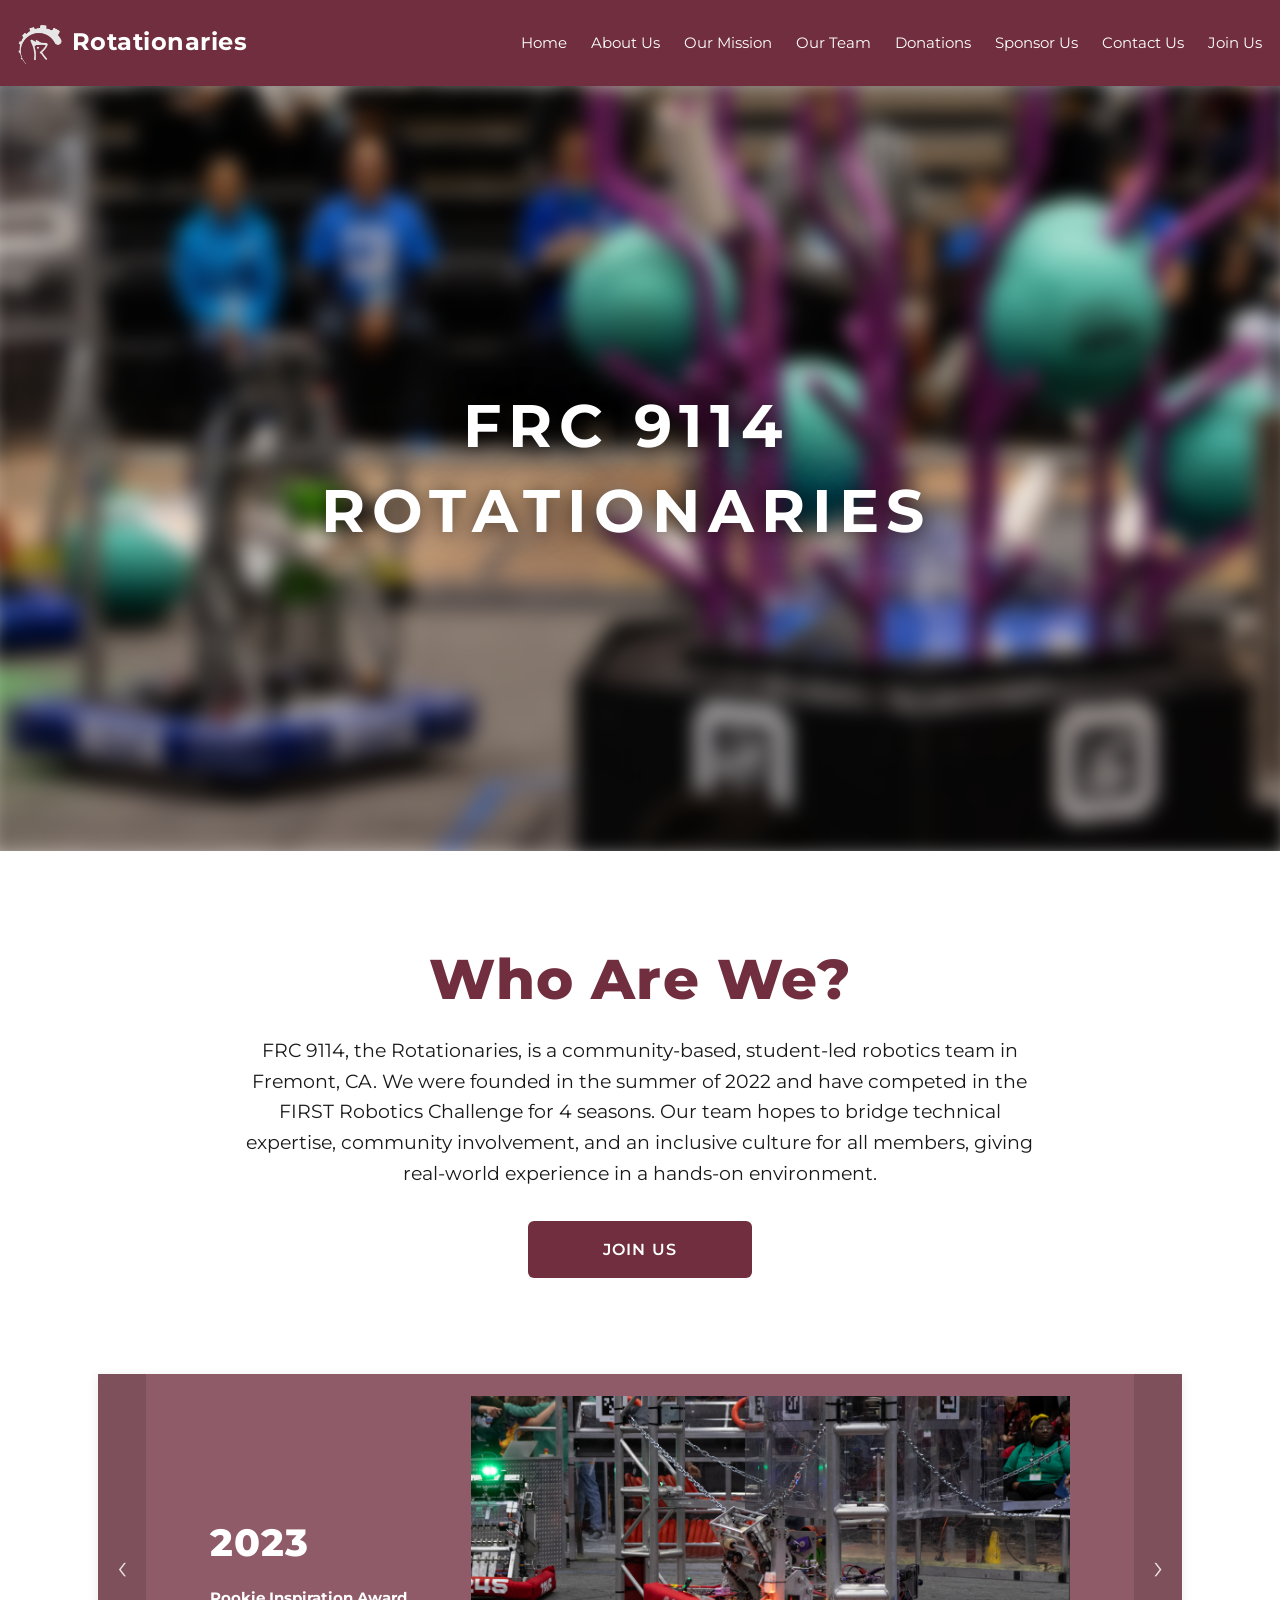
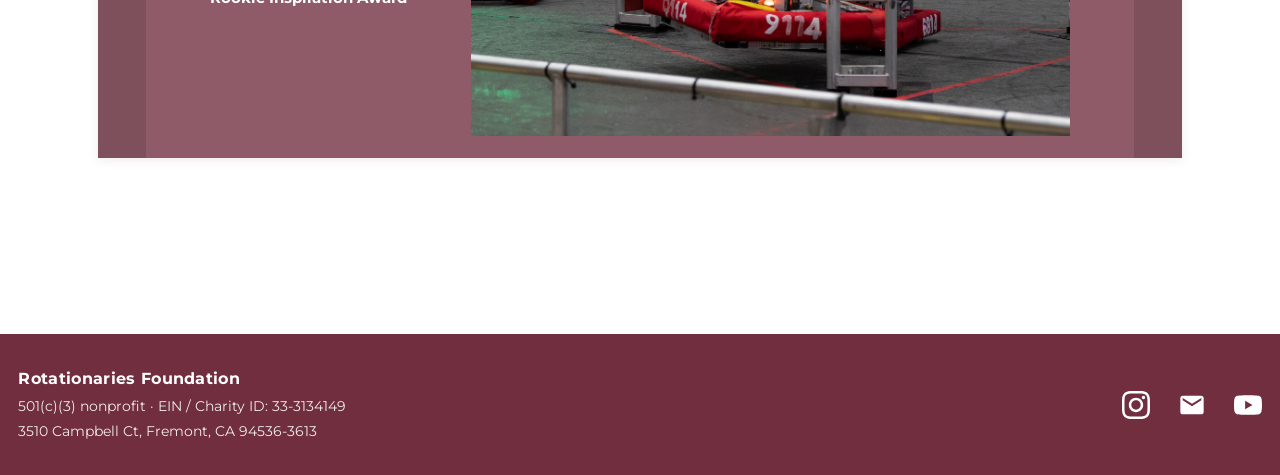
<file: index.html>
<!DOCTYPE html>
<html lang="en">
<head>
  <meta charset="UTF-8">
  <meta name="viewport" content="width=device-width, initial-scale=1.0">
  <title>Home | FRC 9114 Rotationaries</title>
  <link rel="preconnect" href="https://fonts.googleapis.com">
  <link rel="preconnect" href="https://fonts.gstatic.com" crossorigin>
  <link href="https://fonts.googleapis.com/css2?family=Montserrat:wght@400;600;700;800&display=swap" rel="stylesheet">
  <link rel="stylesheet" href="styles.css">
</head>
<body>
  <header class="site-header">
    <div class="container header-inner">
      <a href="index.html" class="logo">
        <span class="logo-img-wrap">
          <img src="images/Rdog.png" alt="" class="logo-img" data-cms-logo>
        </span>
        <span class="logo-text">Rotationaries</span>
      </a>
      <button type="button" class="nav-toggle" aria-label="Toggle menu" aria-expanded="false">
        Menu
      </button>
      <nav class="main-nav" id="main-nav">
        <ul>
          <li><a href="index.html" class="current">Home</a></li>
          <li><a href="about.html">About Us</a></li>
          <li><a href="mission.html">Our Mission</a></li>
          <li><a href="team.html">Our Team</a></li>
          <li><a href="https://www.gofundme.com/f/get-9114-rotationaries-to-worlds" target="_blank" rel="noopener noreferrer">Donations</a></li>
          <li><a href="sponsor.html">Sponsor Us</a></li>
          <li><a href="contact.html">Contact Us</a></li>
          <li><a href="https://docs.google.com/forms/d/e/1FAIpQLSciOlYHdLc-DvXY1rc_C4_Hn_a1S4Ao24SvJIBpbgd9tjYSPQ/viewform?usp=sharing&ouid=112200207819121109837" target="_blank" rel="noopener noreferrer">Join Us</a></li>
        </ul>
      </nav>
    </div>
  </header>

  <main class="home-main">
    <div class="slideshow-wrap">
      <div class="slideshow" id="hero-slideshow" aria-label="Team photos" role="region">
        <div class="slideshow-intro-text" id="slideshow-intro-text">
          <div class="slideshow-intro-line slideshow-intro-line--primary">
            <span id="typed-line1" aria-live="polite"></span><span class="typing-cursor" id="cursor-line1" aria-hidden="true"></span>
          </div>
          <div class="slideshow-intro-line">
            <span id="typed-line2"></span><span class="typing-cursor" id="cursor-line2" aria-hidden="true"></span>
          </div>
        </div>
        <img src="images/robot picture.jpg" alt="Rotationaries robot" class="slideshow-slide slideshow-slide--robot active is-blurred" data-intro="true">
        <img src="images/team_sunset.jpg" alt="Rotationaries team at sunset" class="slideshow-slide">
        <img src="images/contra_costa_team.jpg" alt="Rotationaries at Contra Costa" class="slideshow-slide">
        <img src="images/9114 signs_edited.jpg" alt="FRC 9114 team signs" class="slideshow-slide">
        <img src="images/team_hike.webp" alt="Rotationaries team hike" class="slideshow-slide">
        <img src="images/team_potluck.webp" alt="Rotationaries team potluck" class="slideshow-slide">
      </div>
    </div>

    <section class="hero hero--brand">
      <div class="container">
        <h1 class="scroll-reveal">Who Are We?</h1>
        <p class="tagline scroll-reveal scroll-reveal--delay-1">FRC 9114, the Rotationaries, is a community-based, student-led robotics team in Fremont, CA. We were founded in the summer of 2022 and have competed in the FIRST Robotics Challenge for 4 seasons. Our team hopes to bridge technical expertise, community involvement, and an inclusive culture for all members, giving real-world experience in a hands-on environment.</p>
        <div class="hero-cta scroll-reveal scroll-reveal--delay-2">
          <a href="https://docs.google.com/forms/d/e/1FAIpQLSciOlYHdLc-DvXY1rc_C4_Hn_a1S4Ao24SvJIBpbgd9tjYSPQ/viewform?usp=sharing&ouid=112200207819121109837" target="_blank" rel="noopener noreferrer" class="btn btn-primary btn-join-large">Join Us</a>
        </div>
      </div>
    </section>

    <section class="accomplishments scroll-reveal" aria-label="Team accomplishments">
      <div class="accomplishments-carousel" id="accomplishments-carousel">
        <button type="button" class="accomplishments-nav accomplishments-nav--prev" aria-label="Previous accomplishment">&lsaquo;</button>

        <div class="accomplishments-viewport">
          <article class="accomplishments-slide accomplishments-slide--maroon active">
            <div class="accomplishments-slide__inner">
              <div class="accomplishments-slide__text">
                <p class="accomplishments-slide__year">2023</p>
                <p class="accomplishments-slide__label">Rookie Inspiration Award</p>
              </div>
              <div class="accomplishments-slide__media">
                <img src="images/2023.jpg" alt="2023 Rookie Inspiration Award">
              </div>
            </div>
          </article>

          <article class="accomplishments-slide accomplishments-slide--light">
            <div class="accomplishments-slide__inner">
              <div class="accomplishments-slide__text">
                <p class="accomplishments-slide__year">2024</p>
                <p class="accomplishments-slide__label">Semifinalists @ Idaho Regional</p>
              </div>
              <div class="accomplishments-slide__media">
                <img src="images/2024_first.jpg" alt="2024 Semifinalists at Idaho Regional">
              </div>
            </div>
          </article>

          <article class="accomplishments-slide accomplishments-slide--wine">
            <div class="accomplishments-slide__inner">
              <div class="accomplishments-slide__text">
                <p class="accomplishments-slide__year">2024</p>
                <p class="accomplishments-slide__label">2x Alliance Captain</p>
              </div>
              <div class="accomplishments-slide__media">
                <img src="images/2024_second.jpg" alt="2024 2x Alliance Captain">
              </div>
            </div>
          </article>

          <article class="accomplishments-slide accomplishments-slide--rose">
            <div class="accomplishments-slide__inner">
              <div class="accomplishments-slide__text">
                <p class="accomplishments-slide__year">2024</p>
                <p class="accomplishments-slide__label">Innovation in Control Award</p>
              </div>
              <div class="accomplishments-slide__media">
                <img src="images/2024_third.jpg" alt="2024 Innovation in Control Award">
              </div>
            </div>
          </article>

          <article class="accomplishments-slide accomplishments-slide--maroon">
            <div class="accomplishments-slide__inner">
              <div class="accomplishments-slide__text">
                <p class="accomplishments-slide__year">2025</p>
                <p class="accomplishments-slide__label">Backup Alliance @ Pinnacles Regional</p>
              </div>
              <div class="accomplishments-slide__media">
                <img src="images/2025.jpg" alt="2025 Backup Alliance at Pinnacles Regional">
              </div>
            </div>
          </article>

          <article class="accomplishments-slide accomplishments-slide--blush">
            <div class="accomplishments-slide__inner">
              <div class="accomplishments-slide__text">
                <p class="accomplishments-slide__year">2026</p>
                <p class="accomplishments-slide__label">Rising All-Star Award @ Contra Costa District</p>
              </div>
              <div class="accomplishments-slide__media">
                <img src="images/2026.webp" alt="2026 Rising All-Star Award at Contra Costa District">
              </div>
            </div>
          </article>
        </div>

        <button type="button" class="accomplishments-nav accomplishments-nav--next" aria-label="Next accomplishment">&rsaquo;</button>
      </div>
    </section>
  </main>

  <footer class="site-footer">
    <div class="container footer-inner">
      <div class="footer-org">
        <p class="footer-org__name">Rotationaries Foundation</p>
        <p class="footer-org__meta">501(c)(3) nonprofit · EIN / Charity ID: 33-3134149</p>
        <p class="footer-org__address">3510 Campbell Ct, Fremont, CA 94536-3613</p>
      </div>
      <ul class="footer-social">
        <li>
          <a href="https://www.instagram.com/frc9114/" target="_blank" rel="noopener noreferrer" aria-label="Instagram">
            <svg xmlns="http://www.w3.org/2000/svg" viewBox="0 0 24 24" fill="currentColor" aria-hidden="true"><path d="M12 2.163c3.204 0 3.584.012 4.85.07 3.252.148 4.771 1.691 4.919 4.919.058 1.265.069 1.645.069 4.849 0 3.205-.012 3.584-.069 4.849-.149 3.225-1.664 4.771-4.919 4.919-1.266.058-1.644.07-4.85.07-3.204 0-3.584-.012-4.849-.07-3.26-.149-4.771-1.699-4.919-4.92-.058-1.265-.07-1.644-.07-4.849 0-3.204.013-3.583.07-4.849.149-3.227 1.664-4.771 4.919-4.919 1.266-.057 1.645-.069 4.849-.069zm0-2.163c-3.259 0-3.667.014-4.947.072-4.358.2-6.78 2.618-6.98 6.98-.059 1.281-.073 1.689-.073 4.948 0 3.259.014 3.668.072 4.948.2 4.358 2.618 6.78 6.98 6.98 1.281.058 1.689.072 4.948.072 3.259 0 3.668-.014 4.948-.072 4.354-.2 6.782-2.618 6.979-6.98.059-1.28.073-1.689.073-4.948 0-3.259-.014-3.667-.072-4.947-.196-4.354-2.617-6.78-6.979-6.98-1.281-.059-1.69-.073-4.949-.073zm0 5.838c-3.403 0-6.162 2.759-6.162 6.162s2.759 6.163 6.162 6.163 6.162-2.759 6.162-6.163c0-3.403-2.759-6.162-6.162-6.162zm0 10.162c-2.209 0-4-1.79-4-4 0-2.209 1.791-4 4-4s4 1.791 4 4c0 2.21-1.791 4-4 4zm6.406-11.845c-.796 0-1.441.645-1.441 1.44s.645 1.44 1.441 1.44c.795 0 1.439-.645 1.439-1.44s-.644-1.44-1.439-1.44z"/></svg>
          </a>
        </li>
        <li>
          <a href="mailto:rotationaries@gmail.com" aria-label="Email">
            <svg xmlns="http://www.w3.org/2000/svg" viewBox="0 0 24 24" fill="currentColor" aria-hidden="true"><path d="M20 4H4c-1.1 0-2 .9-2 2v12c0 1.1.9 2 2 2h16c1.1 0 2-.9 2-2V6c0-1.1-.9-2-2-2zm0 4l-8 5-8-5V6l8 5 8-5v2z"/></svg>
          </a>
        </li>
        <li>
          <a href="https://www.youtube.com/@FRC9114" target="_blank" rel="noopener noreferrer" aria-label="YouTube">
            <svg xmlns="http://www.w3.org/2000/svg" viewBox="0 0 24 24" fill="currentColor" aria-hidden="true"><path d="M23.498 6.186a3.016 3.016 0 0 0-2.122-2.136C19.505 3.545 12 3.545 12 3.545s-7.505 0-9.377.505A3.017 3.017 0 0 0 .502 6.186C0 8.07 0 12 0 12s0 3.93.502 5.814a3.016 3.016 0 0 0 2.122 2.136c1.871.505 9.376.505 9.376.505s7.505 0 9.377-.505a3.015 3.015 0 0 0 2.122-2.136C24 15.93 24 12 24 12s0-3.93-.502-5.814zM9.545 15.568V8.432L15.818 12l-6.273 3.568z"/></svg>
          </a>
        </li>
      </ul>
    </div>
  </footer>

  <script src="script.js"></script>
</body>
</html>
</file>
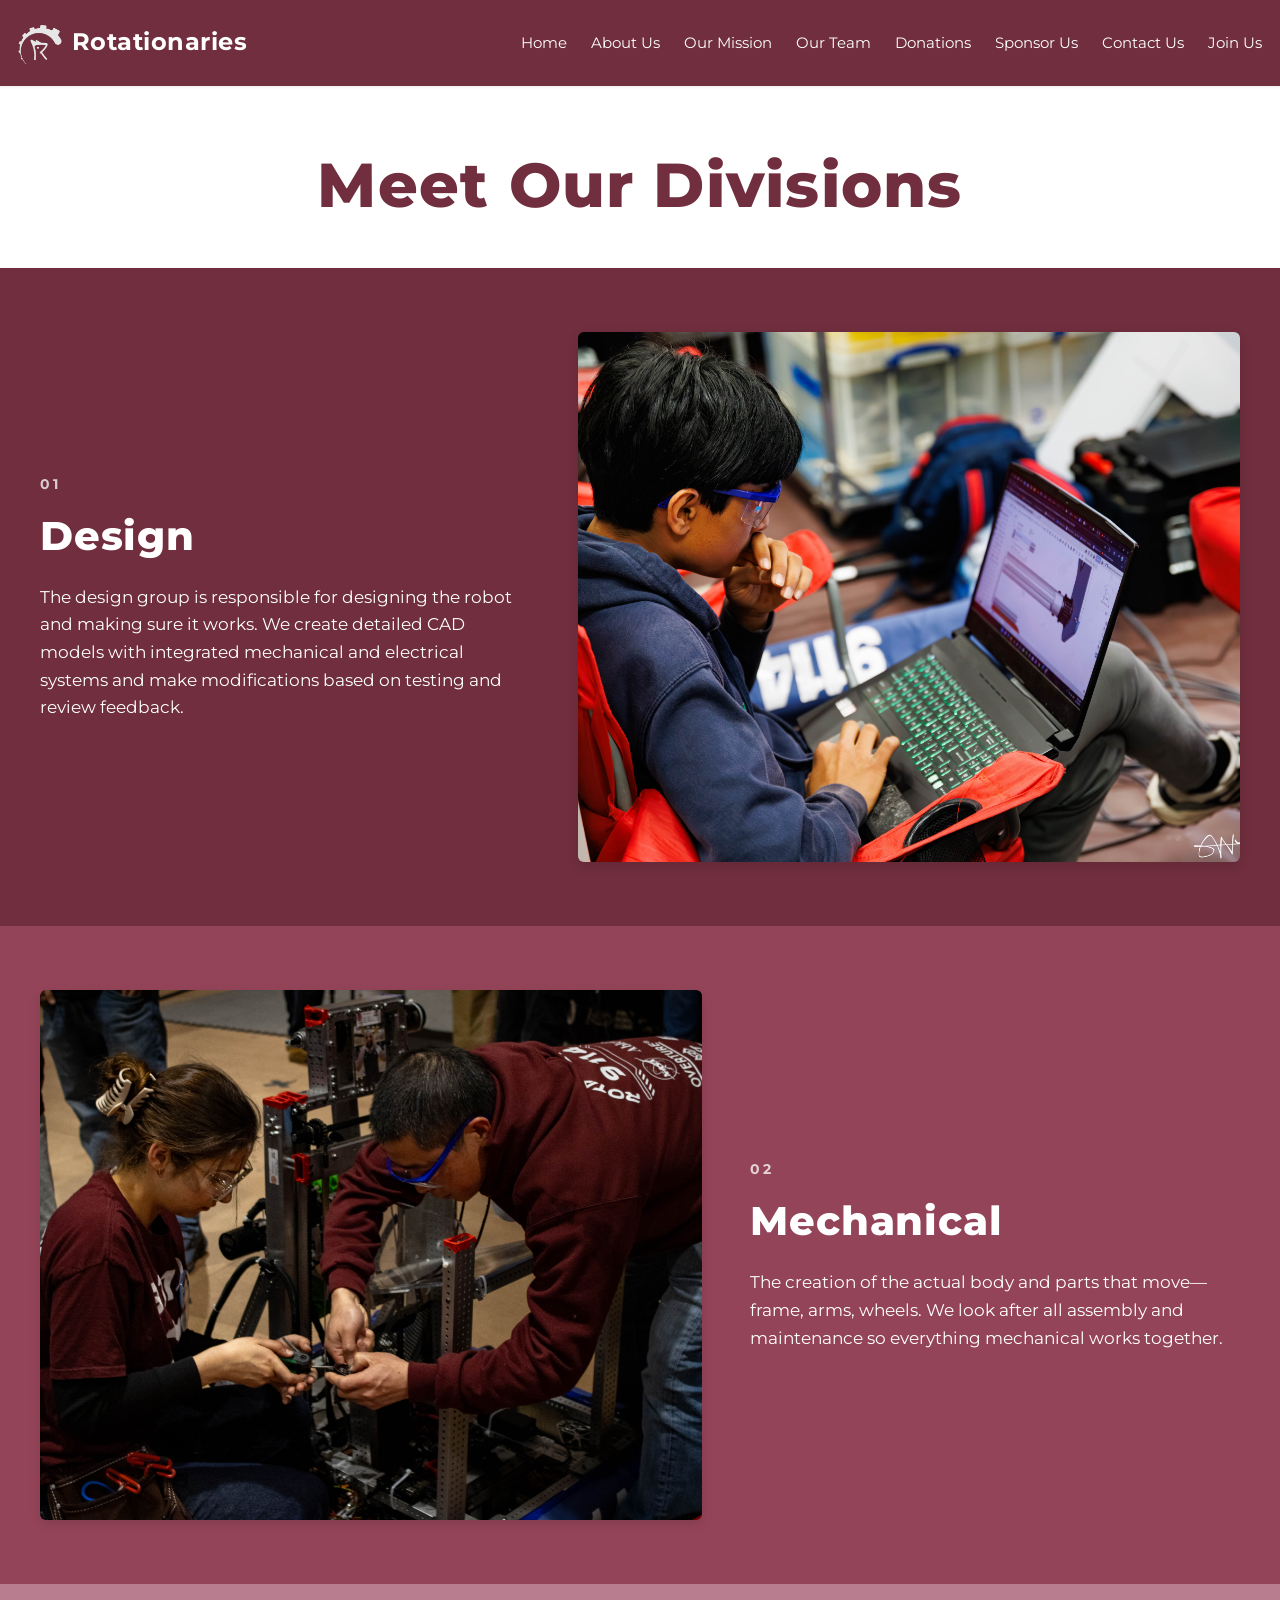
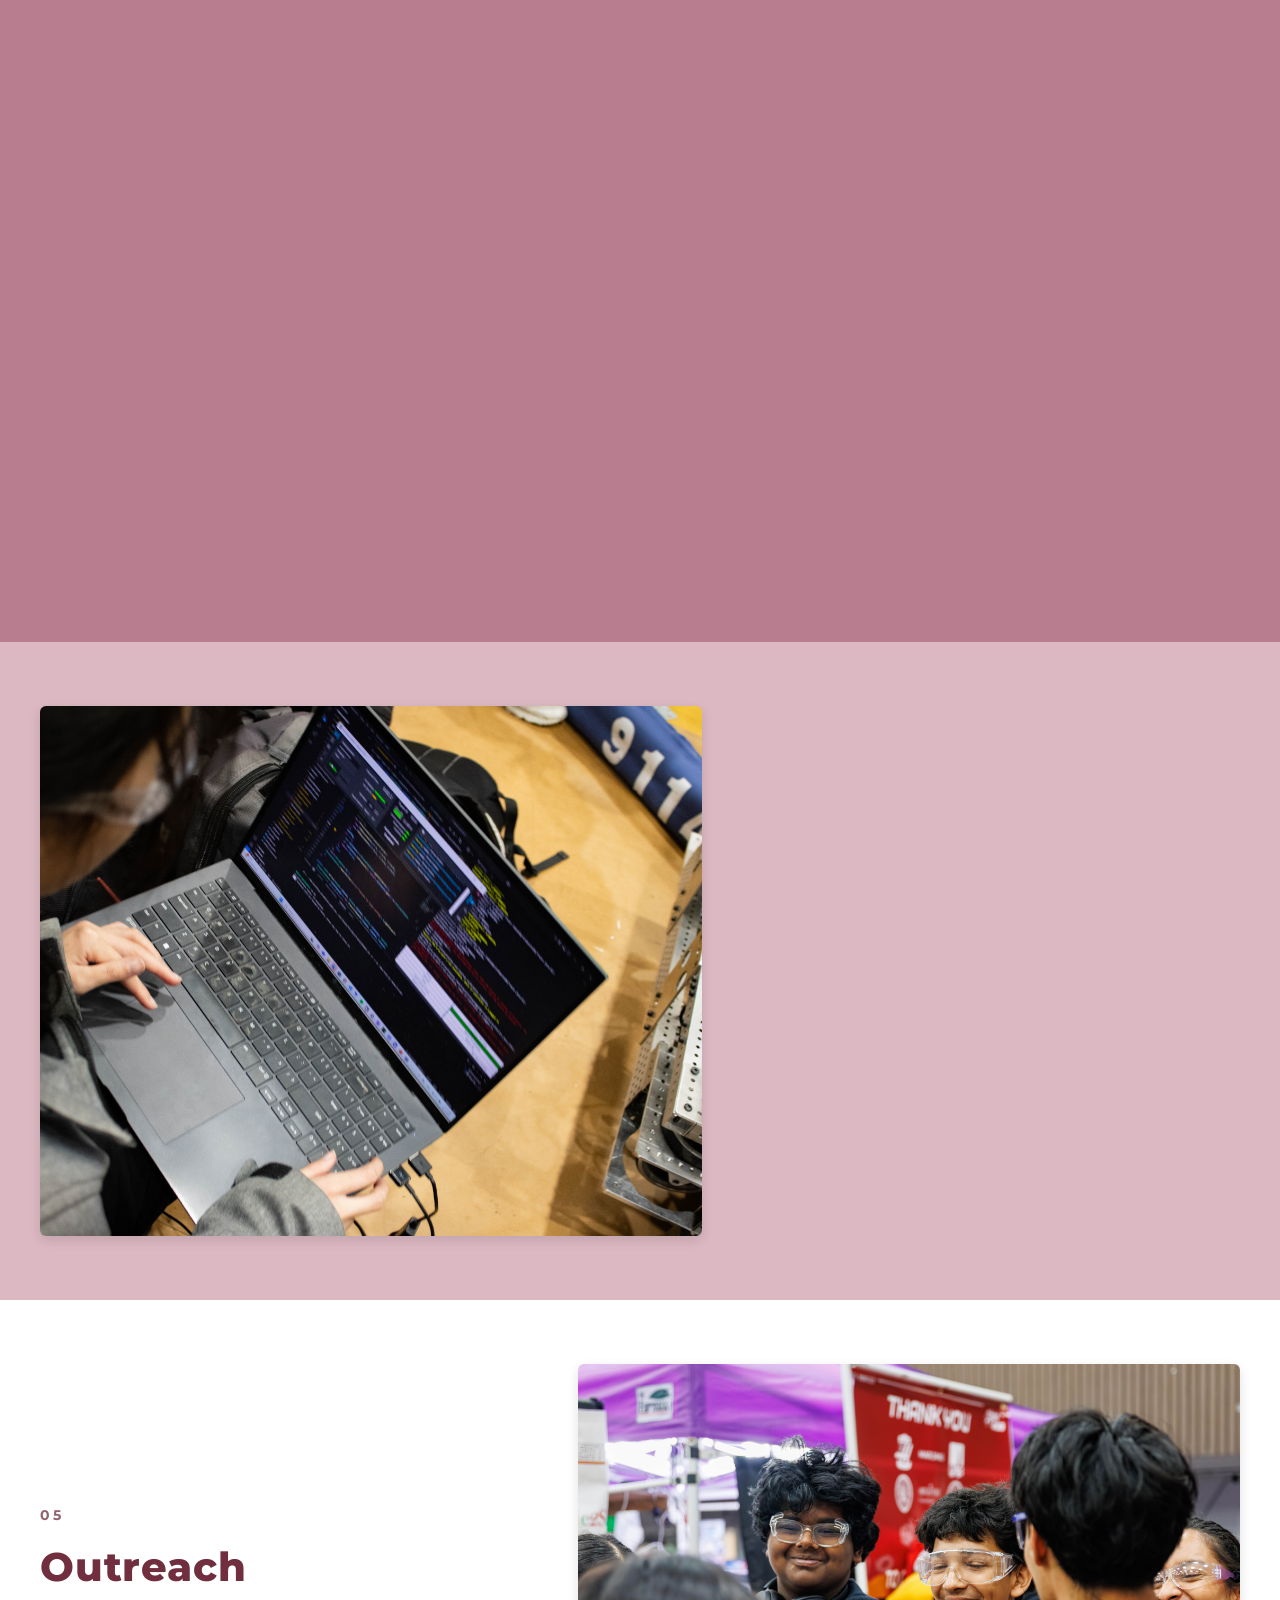
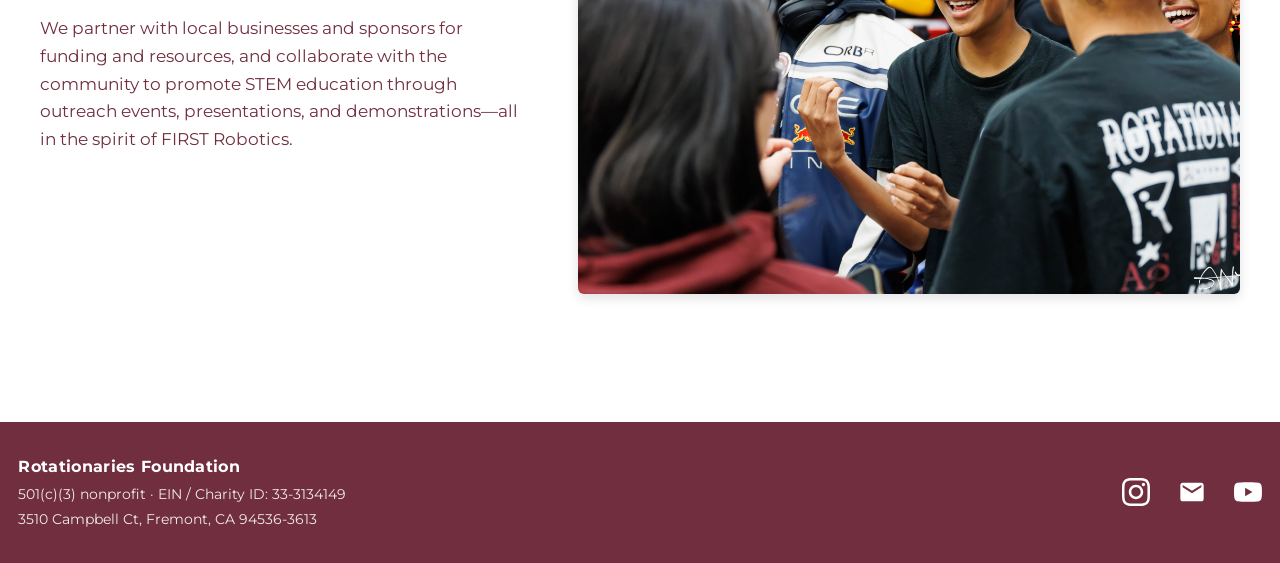
<file: about.html>
<!DOCTYPE html>
<html lang="en">
<head>
  <meta charset="UTF-8">
  <meta name="viewport" content="width=device-width, initial-scale=1.0">
  <title>About Us | FRC 9114 Rotationaries</title>
  <link rel="preconnect" href="https://fonts.googleapis.com">
  <link rel="preconnect" href="https://fonts.gstatic.com" crossorigin>
  <link href="https://fonts.googleapis.com/css2?family=Montserrat:wght@400;600;700;800&display=swap" rel="stylesheet">
  <link rel="stylesheet" href="styles.css">
</head>
<body>
  <header class="site-header">
    <div class="container header-inner">
      <a href="index.html" class="logo">
        <span class="logo-img-wrap">
          <img src="images/Rdog.png" alt="" class="logo-img" data-cms-logo>
        </span>
        <span class="logo-text">Rotationaries</span>
      </a>
      <button type="button" class="nav-toggle" aria-label="Toggle menu" aria-expanded="false">Menu</button>
      <nav class="main-nav" id="main-nav">
        <ul>
          <li><a href="index.html">Home</a></li>
          <li><a href="about.html" class="current">About Us</a></li>
          <li><a href="mission.html">Our Mission</a></li>
          <li><a href="team.html">Our Team</a></li>
          <li><a href="https://www.gofundme.com/f/get-9114-rotationaries-to-worlds" target="_blank" rel="noopener noreferrer">Donations</a></li>
          <li><a href="sponsor.html">Sponsor Us</a></li>
          <li><a href="contact.html">Contact Us</a></li>
          <li><a href="https://docs.google.com/forms/d/e/1FAIpQLSciOlYHdLc-DvXY1rc_C4_Hn_a1S4Ao24SvJIBpbgd9tjYSPQ/viewform?usp=sharing&ouid=112200207819121109837" target="_blank" rel="noopener noreferrer">Join Us</a></li>
        </ul>
      </nav>
    </div>
  </header>

  <main class="about-main">
    <header class="divisions-header">
      <h1 class="section-hero-title scroll-reveal">Meet Our Divisions</h1>
    </header>

    <section class="division-strip division-strip--1 division-strip--text-left">
      <div class="division-strip__inner">
        <div class="division-strip__content scroll-reveal">
          <span class="division-strip__num">01</span>
          <h2 class="division-strip__heading">Design</h2>
          <p>The design group is responsible for designing the robot and making sure it works. We create detailed CAD models with integrated mechanical and electrical systems and make modifications based on testing and review feedback.</p>
        </div>
        <div class="division-strip__media scroll-reveal scroll-reveal--delay-1">
          <img src="images/3_home.jpg" alt="Rotationaries design team at work" class="division-strip__img" data-cms-about="design">
        </div>
      </div>
    </section>

    <section class="division-strip division-strip--2 division-strip--text-right">
      <div class="division-strip__inner">
        <div class="division-strip__content scroll-reveal">
          <span class="division-strip__num">02</span>
          <h2 class="division-strip__heading">Mechanical</h2>
          <p>The creation of the actual body and parts that move—frame, arms, wheels. We look after all assembly and maintenance so everything mechanical works together.</p>
        </div>
        <div class="division-strip__media scroll-reveal scroll-reveal--delay-1">
          <img src="images/4_home.jpg" alt="Rotationaries mechanical team building the robot" class="division-strip__img" data-cms-about="mechanical">
        </div>
      </div>
    </section>

    <section class="division-strip division-strip--3 division-strip--text-left">
      <div class="division-strip__inner">
        <div class="division-strip__content scroll-reveal">
          <span class="division-strip__num">03</span>
          <h2 class="division-strip__heading">Electrical</h2>
          <p>We manage wiring, sensors, and overall power systems. We install and adjust electrical elements, handle power distribution, and repair failures as needed.</p>
        </div>
        <div class="division-strip__media scroll-reveal scroll-reveal--delay-1">
          <img src="images/1_home.jpg" alt="Rotationaries electrical team at work" class="division-strip__img" data-cms-about="electrical">
        </div>
      </div>
    </section>

    <section class="division-strip division-strip--4 division-strip--text-right">
      <div class="division-strip__inner">
        <div class="division-strip__content scroll-reveal">
          <span class="division-strip__num">04</span>
          <h2 class="division-strip__heading">Software</h2>
          <p>We design and code autonomous routines that run without human control for the first 15 seconds of a match, and build the teleop control interface for drivers during the rest of the game—combining sensor data, path planning, and real-time response.</p>
        </div>
        <div class="division-strip__media scroll-reveal scroll-reveal--delay-1">
          <img src="images/5_home.jpg" alt="Rotationaries software team at work" class="division-strip__img" data-cms-about="software">
        </div>
      </div>
    </section>

    <section class="division-strip division-strip--5 division-strip--text-left">
      <div class="division-strip__inner">
        <div class="division-strip__content scroll-reveal">
          <span class="division-strip__num">05</span>
          <h2 class="division-strip__heading">Outreach</h2>
          <p>We partner with local businesses and sponsors for funding and resources, and collaborate with the community to promote STEM education through outreach events, presentations, and demonstrations—all in the spirit of FIRST Robotics.</p>
        </div>
        <div class="division-strip__media scroll-reveal scroll-reveal--delay-1">
          <img src="images/2_home.jpg" alt="Rotationaries outreach at a community event" class="division-strip__img" data-cms-about="outreach">
        </div>
      </div>
    </section>
  </main>

  <footer class="site-footer">
    <div class="container footer-inner">
      <div class="footer-org">
        <p class="footer-org__name">Rotationaries Foundation</p>
        <p class="footer-org__meta">501(c)(3) nonprofit · EIN / Charity ID: 33-3134149</p>
        <p class="footer-org__address">3510 Campbell Ct, Fremont, CA 94536-3613</p>
      </div>
      <ul class="footer-social">
        <li>
          <a href="https://www.instagram.com/frc9114/" target="_blank" rel="noopener noreferrer" aria-label="Instagram">
            <svg xmlns="http://www.w3.org/2000/svg" viewBox="0 0 24 24" fill="currentColor" aria-hidden="true"><path d="M12 2.163c3.204 0 3.584.012 4.85.07 3.252.148 4.771 1.691 4.919 4.919.058 1.265.069 1.645.069 4.849 0 3.205-.012 3.584-.069 4.849-.149 3.225-1.664 4.771-4.919 4.919-1.266.058-1.644.07-4.85.07-3.204 0-3.584-.012-4.849-.07-3.26-.149-4.771-1.699-4.919-4.92-.058-1.265-.07-1.644-.07-4.849 0-3.204.013-3.583.07-4.849.149-3.227 1.664-4.771 4.919-4.919 1.266-.057 1.645-.069 4.849-.069zm0-2.163c-3.259 0-3.667.014-4.947.072-4.358.2-6.78 2.618-6.98 6.98-.059 1.281-.073 1.689-.073 4.948 0 3.259.014 3.668.072 4.948.2 4.358 2.618 6.78 6.98 6.98 1.281.058 1.689.072 4.948.072 3.259 0 3.668-.014 4.948-.072 4.354-.2 6.782-2.618 6.979-6.98.059-1.28.073-1.689.073-4.948 0-3.259-.014-3.667-.072-4.947-.196-4.354-2.617-6.78-6.979-6.98-1.281-.059-1.69-.073-4.949-.073zm0 5.838c-3.403 0-6.162 2.759-6.162 6.162s2.759 6.163 6.162 6.163 6.162-2.759 6.162-6.163c0-3.403-2.759-6.162-6.162-6.162zm0 10.162c-2.209 0-4-1.79-4-4 0-2.209 1.791-4 4-4s4 1.791 4 4c0 2.21-1.791 4-4 4zm6.406-11.845c-.796 0-1.441.645-1.441 1.44s.645 1.44 1.441 1.44c.795 0 1.439-.645 1.439-1.44s-.644-1.44-1.439-1.44z"/></svg>
          </a>
        </li>
        <li>
          <a href="mailto:rotationaries@gmail.com" aria-label="Email">
            <svg xmlns="http://www.w3.org/2000/svg" viewBox="0 0 24 24" fill="currentColor" aria-hidden="true"><path d="M20 4H4c-1.1 0-2 .9-2 2v12c0 1.1.9 2 2 2h16c1.1 0 2-.9 2-2V6c0-1.1-.9-2-2-2zm0 4l-8 5-8-5V6l8 5 8-5v2z"/></svg>
          </a>
        </li>
        <li>
          <a href="https://www.youtube.com/@FRC9114" target="_blank" rel="noopener noreferrer" aria-label="YouTube">
            <svg xmlns="http://www.w3.org/2000/svg" viewBox="0 0 24 24" fill="currentColor" aria-hidden="true"><path d="M23.498 6.186a3.016 3.016 0 0 0-2.122-2.136C19.505 3.545 12 3.545 12 3.545s-7.505 0-9.377.505A3.017 3.017 0 0 0 .502 6.186C0 8.07 0 12 0 12s0 3.93.502 5.814a3.016 3.016 0 0 0 2.122 2.136c1.871.505 9.376.505 9.376.505s7.505 0 9.377-.505a3.015 3.015 0 0 0 2.122-2.136C24 15.93 24 12 24 12s0-3.93-.502-5.814zM9.545 15.568V8.432L15.818 12l-6.273 3.568z"/></svg>
          </a>
        </li>
      </ul>
    </div>
  </footer>
  <script src="script.js"></script>
</body>
</html>
</file>
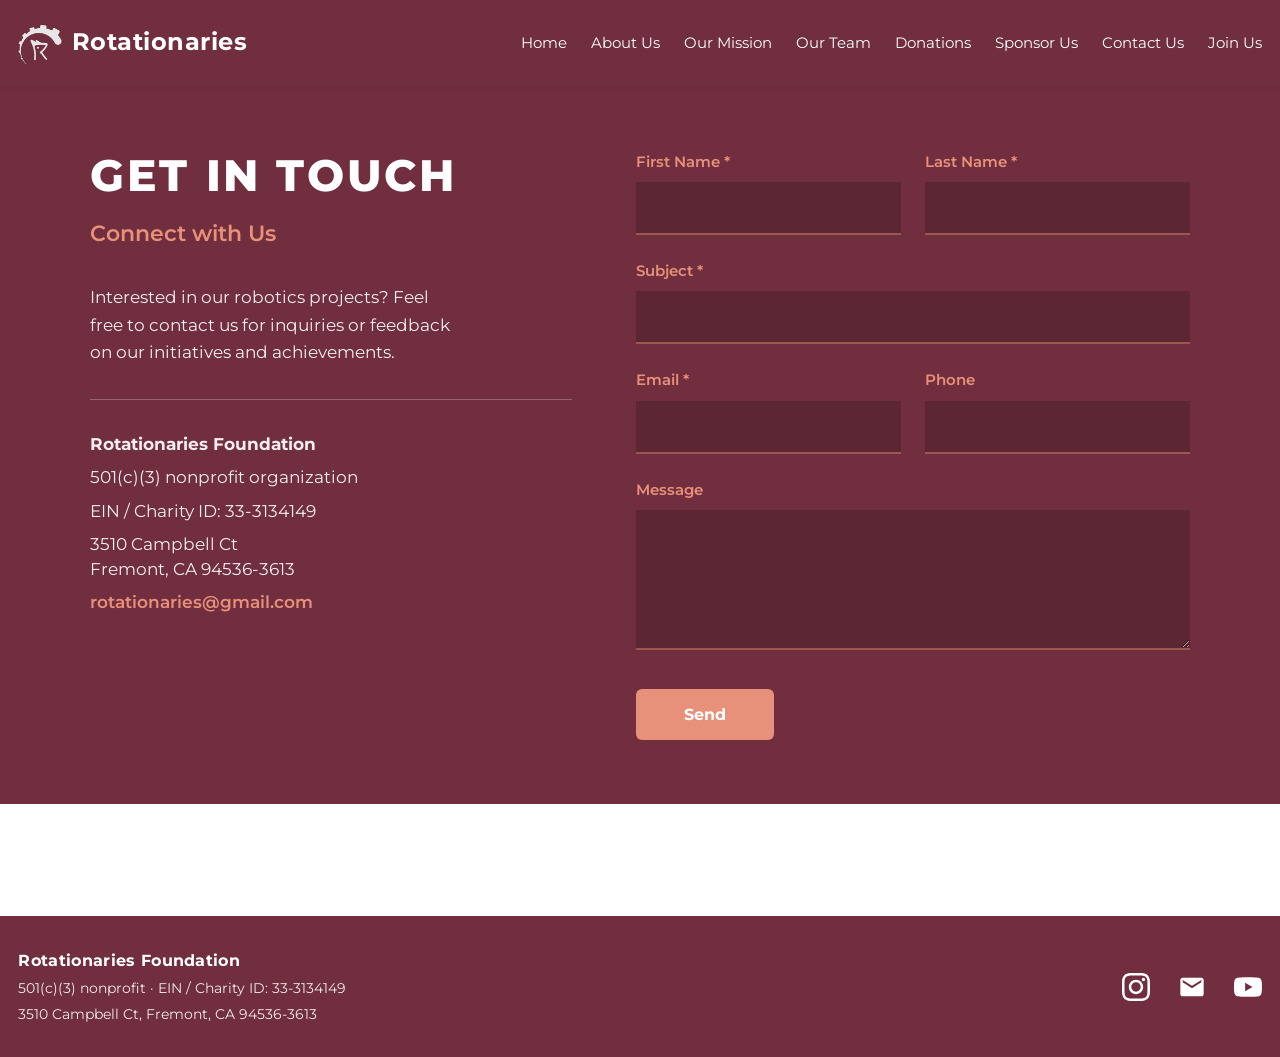
<file: contact.html>
<!DOCTYPE html>
<html lang="en">
<head>
  <meta charset="UTF-8">
  <meta name="viewport" content="width=device-width, initial-scale=1.0">
  <title>Contact Us | FRC 9114 Rotationaries</title>
  <link rel="preconnect" href="https://fonts.googleapis.com">
  <link rel="preconnect" href="https://fonts.gstatic.com" crossorigin>
  <link href="https://fonts.googleapis.com/css2?family=Montserrat:wght@400;600;700;800&display=swap" rel="stylesheet">
  <link rel="stylesheet" href="styles.css">
</head>
<body>
  <header class="site-header">
    <div class="container header-inner">
      <a href="index.html" class="logo">
        <span class="logo-img-wrap">
          <img src="images/Rdog.png" alt="" class="logo-img" data-cms-logo>
        </span>
        <span class="logo-text">Rotationaries</span>
      </a>
      <button type="button" class="nav-toggle" aria-label="Toggle menu" aria-expanded="false">Menu</button>
      <nav class="main-nav" id="main-nav">
        <ul>
          <li><a href="index.html">Home</a></li>
          <li><a href="about.html">About Us</a></li>
          <li><a href="mission.html">Our Mission</a></li>
          <li><a href="team.html">Our Team</a></li>
          <li><a href="https://www.gofundme.com/f/get-9114-rotationaries-to-worlds" target="_blank" rel="noopener noreferrer">Donations</a></li>
          <li><a href="sponsor.html">Sponsor Us</a></li>
          <li><a href="contact.html" class="current">Contact Us</a></li>
          <li><a href="https://docs.google.com/forms/d/e/1FAIpQLSciOlYHdLc-DvXY1rc_C4_Hn_a1S4Ao24SvJIBpbgd9tjYSPQ/viewform?usp=sharing&ouid=112200207819121109837" target="_blank" rel="noopener noreferrer">Join Us</a></li>
        </ul>
      </nav>
    </div>
  </header>

  <main class="contact-main">
    <section class="contact-section">
      <div class="contact-section__inner">
        <div class="contact-intro scroll-reveal">
          <h1 class="contact-intro__title">Get in Touch</h1>
          <p class="contact-intro__subtitle">Connect with Us</p>
          <p class="contact-intro__text">Interested in our robotics projects? Feel free to contact us for inquiries or feedback on our initiatives and achievements.</p>
          <div class="contact-org-details">
            <p><strong>Rotationaries Foundation</strong></p>
            <p>501(c)(3) nonprofit organization</p>
            <p>EIN / Charity ID: 33-3134149</p>
            <p>3510 Campbell Ct<br>Fremont, CA 94536-3613</p>
            <p><a href="mailto:rotationaries@gmail.com">rotationaries@gmail.com</a></p>
          </div>
        </div>

        <div class="contact-form-wrap scroll-reveal scroll-reveal--delay-1">
          <p class="contact-success" id="contact-success" hidden>Thank you! Your message has been sent. We will get back to you soon.</p>

          <form class="contact-form" id="contact-form" action="https://formsubmit.co/rotationaries@gmail.com" method="POST">
            <input type="hidden" name="_subject" value="New message from FRC 9114 Rotationaries website">
            <input type="hidden" name="_next" id="contact-form-next" value="">
            <input type="hidden" name="_template" value="table">
            <input type="text" name="_honey" class="contact-form__honeypot" tabindex="-1" autocomplete="off" aria-hidden="true">

            <div class="contact-form__row">
              <div class="contact-form__field">
                <label for="contact-first-name">First Name *</label>
                <input type="text" id="contact-first-name" name="first_name" required autocomplete="given-name">
              </div>
              <div class="contact-form__field">
                <label for="contact-last-name">Last Name *</label>
                <input type="text" id="contact-last-name" name="last_name" required autocomplete="family-name">
              </div>
            </div>

            <div class="contact-form__field">
              <label for="contact-subject">Subject *</label>
              <input type="text" id="contact-subject" name="subject" required>
            </div>

            <div class="contact-form__row">
              <div class="contact-form__field">
                <label for="contact-email">Email *</label>
                <input type="email" id="contact-email" name="email" required autocomplete="email">
              </div>
              <div class="contact-form__field">
                <label for="contact-phone">Phone</label>
                <input type="tel" id="contact-phone" name="phone" autocomplete="tel">
              </div>
            </div>

            <div class="contact-form__field">
              <label for="contact-message">Message</label>
              <textarea id="contact-message" name="message" rows="5"></textarea>
            </div>

            <button type="submit" class="contact-form__submit">Send</button>
          </form>
        </div>
      </div>
    </section>
  </main>

  <footer class="site-footer site-footer--flush">
    <div class="container footer-inner">
      <div class="footer-org">
        <p class="footer-org__name">Rotationaries Foundation</p>
        <p class="footer-org__meta">501(c)(3) nonprofit · EIN / Charity ID: 33-3134149</p>
        <p class="footer-org__address">3510 Campbell Ct, Fremont, CA 94536-3613</p>
      </div>
      <ul class="footer-social">
        <li>
          <a href="https://www.instagram.com/frc9114/" target="_blank" rel="noopener noreferrer" aria-label="Instagram">
            <svg xmlns="http://www.w3.org/2000/svg" viewBox="0 0 24 24" fill="currentColor" aria-hidden="true"><path d="M12 2.163c3.204 0 3.584.012 4.85.07 3.252.148 4.771 1.691 4.919 4.919.058 1.265.069 1.645.069 4.849 0 3.205-.012 3.584-.069 4.849-.149 3.225-1.664 4.771-4.919 4.919-1.266.058-1.644.07-4.85.07-3.204 0-3.584-.012-4.849-.07-3.26-.149-4.771-1.699-4.919-4.92-.058-1.265-.07-1.644-.07-4.849 0-3.204.013-3.583.07-4.849.149-3.227 1.664-4.771 4.919-4.919 1.266-.057 1.645-.069 4.849-.069zm0-2.163c-3.259 0-3.667.014-4.947.072-4.358.2-6.78 2.618-6.98 6.98-.059 1.281-.073 1.689-.073 4.948 0 3.259.014 3.668.072 4.948.2 4.358 2.618 6.78 6.98 6.98 1.281.058 1.689.072 4.948.072 3.259 0 3.668-.014 4.948-.072 4.354-.2 6.782-2.618 6.979-6.98.059-1.28.073-1.689.073-4.948 0-3.259-.014-3.667-.072-4.947-.196-4.354-2.617-6.78-6.979-6.98-1.281-.059-1.69-.073-4.949-.073zm0 5.838c-3.403 0-6.162 2.759-6.162 6.162s2.759 6.163 6.162 6.163 6.162-2.759 6.162-6.163c0-3.403-2.759-6.162-6.162-6.162zm0 10.162c-2.209 0-4-1.79-4-4 0-2.209 1.791-4 4-4s4 1.791 4 4c0 2.21-1.791 4-4 4zm6.406-11.845c-.796 0-1.441.645-1.441 1.44s.645 1.44 1.441 1.44c.795 0 1.439-.645 1.439-1.44s-.644-1.44-1.439-1.44z"/></svg>
          </a>
        </li>
        <li>
          <a href="mailto:rotationaries@gmail.com" aria-label="Email">
            <svg xmlns="http://www.w3.org/2000/svg" viewBox="0 0 24 24" fill="currentColor" aria-hidden="true"><path d="M20 4H4c-1.1 0-2 .9-2 2v12c0 1.1.9 2 2 2h16c1.1 0 2-.9 2-2V6c0-1.1-.9-2-2-2zm0 4l-8 5-8-5V6l8 5 8-5v2z"/></svg>
          </a>
        </li>
        <li>
          <a href="https://www.youtube.com/@FRC9114" target="_blank" rel="noopener noreferrer" aria-label="YouTube">
            <svg xmlns="http://www.w3.org/2000/svg" viewBox="0 0 24 24" fill="currentColor" aria-hidden="true"><path d="M23.498 6.186a3.016 3.016 0 0 0-2.122-2.136C19.505 3.545 12 3.545 12 3.545s-7.505 0-9.377.505A3.017 3.017 0 0 0 .502 6.186C0 8.07 0 12 0 12s0 3.93.502 5.814a3.016 3.016 0 0 0 2.122 2.136c1.871.505 9.376.505 9.376.505s7.505 0 9.377-.505a3.015 3.015 0 0 0 2.122-2.136C24 15.93 24 12 24 12s0-3.93-.502-5.814zM9.545 15.568V8.432L15.818 12l-6.273 3.568z"/></svg>
          </a>
        </li>
      </ul>
    </div>
  </footer>
  <script src="script.js"></script>
  <script>
    (function () {
      var nextInput = document.getElementById('contact-form-next');
      if (nextInput) {
        nextInput.value = window.location.origin + window.location.pathname + '?sent=1';
      }

      if (window.location.search.indexOf('sent=1') !== -1) {
        var success = document.getElementById('contact-success');
        var form = document.getElementById('contact-form');
        if (success) {
          success.hidden = false;
        }
        if (form) {
          form.hidden = true;
        }
      }
    })();
  </script>
</body>
</html>
</file>
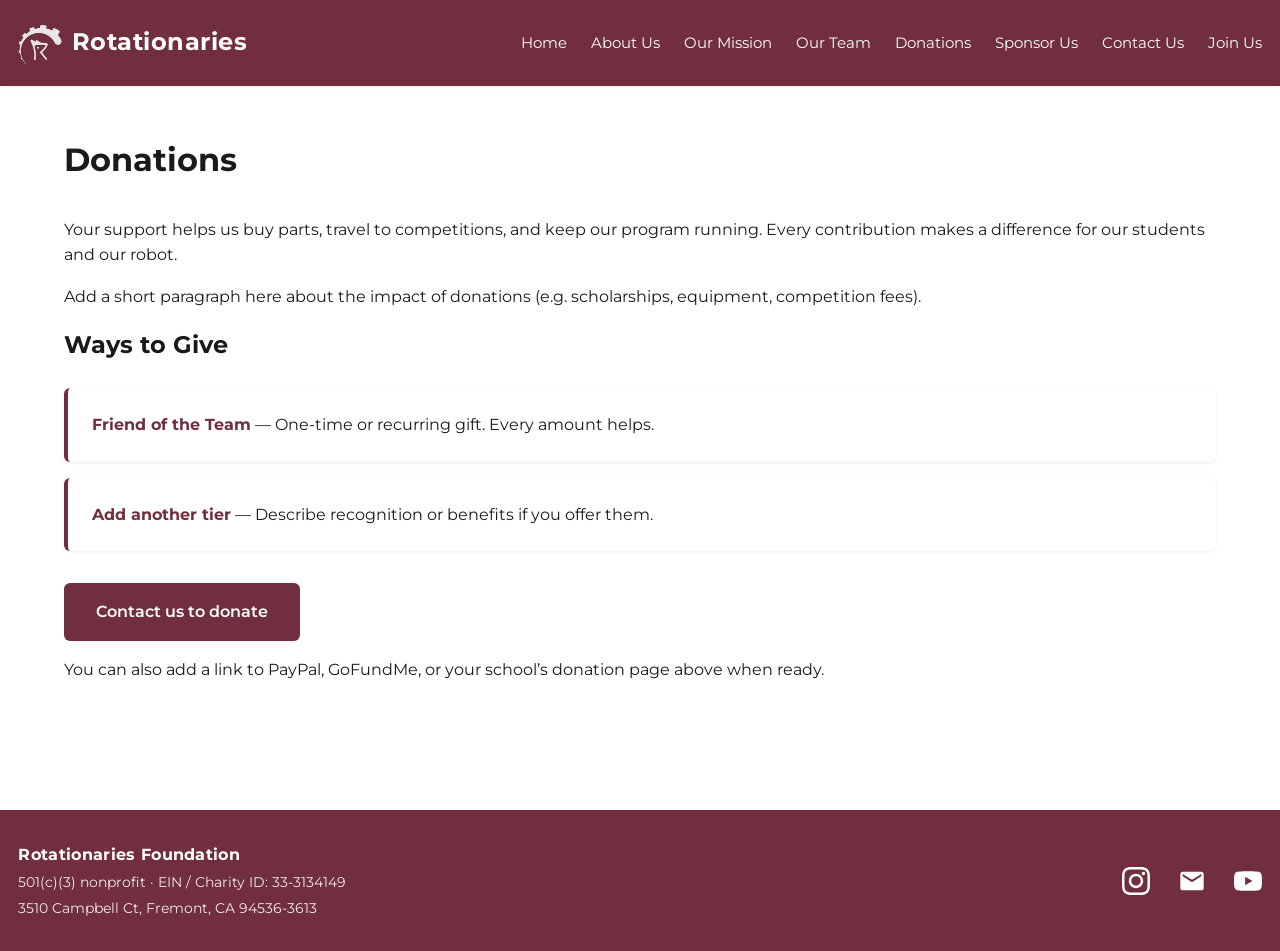
<file: donations.html>
<!DOCTYPE html>
<html lang="en">
<head>
  <meta charset="UTF-8">
  <meta name="viewport" content="width=device-width, initial-scale=1.0">
  <title>Donations | FRC 9114 Rotationaries</title>
  <link rel="preconnect" href="https://fonts.googleapis.com">
  <link rel="preconnect" href="https://fonts.gstatic.com" crossorigin>
  <link href="https://fonts.googleapis.com/css2?family=Montserrat:wght@400;600;700;800&display=swap" rel="stylesheet">
  <link rel="stylesheet" href="styles.css">
</head>
<body>
  <header class="site-header">
    <div class="container header-inner">
      <a href="index.html" class="logo">
        <span class="logo-img-wrap">
          <img src="images/Rdog.png" alt="" class="logo-img" data-cms-logo>
        </span>
        <span class="logo-text">Rotationaries</span>
      </a>
      <button type="button" class="nav-toggle" aria-label="Toggle menu" aria-expanded="false">Menu</button>
      <nav class="main-nav" id="main-nav">
        <ul>
          <li><a href="index.html">Home</a></li>
          <li><a href="about.html">About Us</a></li>
          <li><a href="mission.html">Our Mission</a></li>
          <li><a href="team.html">Our Team</a></li>
          <li><a href="https://www.gofundme.com/f/get-9114-rotationaries-to-worlds" target="_blank" rel="noopener noreferrer">Donations</a></li>
          <li><a href="sponsor.html">Sponsor Us</a></li>
          <li><a href="contact.html">Contact Us</a></li>
          <li><a href="https://docs.google.com/forms/d/e/1FAIpQLSciOlYHdLc-DvXY1rc_C4_Hn_a1S4Ao24SvJIBpbgd9tjYSPQ/viewform?usp=sharing&ouid=112200207819121109837" target="_blank" rel="noopener noreferrer">Join Us</a></li>
        </ul>
      </nav>
    </div>
  </header>

  <main>
    <div class="container">
      <h1 class="page-title">Donations</h1>
      <p>Your support helps us buy parts, travel to competitions, and keep our program running. Every contribution makes a difference for our students and our robot.</p>
      <p>Add a short paragraph here about the impact of donations (e.g. scholarships, equipment, competition fees).</p>

      <h2 class="section-title">Ways to Give</h2>
      <ul class="tier-list">
        <li><strong>Friend of the Team</strong> — One-time or recurring gift. Every amount helps.</li>
        <li><strong>Add another tier</strong> — Describe recognition or benefits if you offer them.</li>
      </ul>

      <p class="mt-xl">
        <a href="contact.html" class="btn btn-primary">Contact us to donate</a>
      </p>
      <p>You can also add a link to PayPal, GoFundMe, or your school’s donation page above when ready.</p>
    </div>
  </main>

  <footer class="site-footer">
    <div class="container footer-inner">
      <div class="footer-org">
        <p class="footer-org__name">Rotationaries Foundation</p>
        <p class="footer-org__meta">501(c)(3) nonprofit · EIN / Charity ID: 33-3134149</p>
        <p class="footer-org__address">3510 Campbell Ct, Fremont, CA 94536-3613</p>
      </div>
      <ul class="footer-social">
        <li>
          <a href="https://www.instagram.com/frc9114/" target="_blank" rel="noopener noreferrer" aria-label="Instagram">
            <svg xmlns="http://www.w3.org/2000/svg" viewBox="0 0 24 24" fill="currentColor" aria-hidden="true"><path d="M12 2.163c3.204 0 3.584.012 4.85.07 3.252.148 4.771 1.691 4.919 4.919.058 1.265.069 1.645.069 4.849 0 3.205-.012 3.584-.069 4.849-.149 3.225-1.664 4.771-4.919 4.919-1.266.058-1.644.07-4.85.07-3.204 0-3.584-.012-4.849-.07-3.26-.149-4.771-1.699-4.919-4.92-.058-1.265-.07-1.644-.07-4.849 0-3.204.013-3.583.07-4.849.149-3.227 1.664-4.771 4.919-4.919 1.266-.057 1.645-.069 4.849-.069zm0-2.163c-3.259 0-3.667.014-4.947.072-4.358.2-6.78 2.618-6.98 6.98-.059 1.281-.073 1.689-.073 4.948 0 3.259.014 3.668.072 4.948.2 4.358 2.618 6.78 6.98 6.98 1.281.058 1.689.072 4.948.072 3.259 0 3.668-.014 4.948-.072 4.354-.2 6.782-2.618 6.979-6.98.059-1.28.073-1.689.073-4.948 0-3.259-.014-3.667-.072-4.947-.196-4.354-2.617-6.78-6.979-6.98-1.281-.059-1.69-.073-4.949-.073zm0 5.838c-3.403 0-6.162 2.759-6.162 6.162s2.759 6.163 6.162 6.163 6.162-2.759 6.162-6.163c0-3.403-2.759-6.162-6.162-6.162zm0 10.162c-2.209 0-4-1.79-4-4 0-2.209 1.791-4 4-4s4 1.791 4 4c0 2.21-1.791 4-4 4zm6.406-11.845c-.796 0-1.441.645-1.441 1.44s.645 1.44 1.441 1.44c.795 0 1.439-.645 1.439-1.44s-.644-1.44-1.439-1.44z"/></svg>
          </a>
        </li>
        <li>
          <a href="mailto:rotationaries@gmail.com" aria-label="Email">
            <svg xmlns="http://www.w3.org/2000/svg" viewBox="0 0 24 24" fill="currentColor" aria-hidden="true"><path d="M20 4H4c-1.1 0-2 .9-2 2v12c0 1.1.9 2 2 2h16c1.1 0 2-.9 2-2V6c0-1.1-.9-2-2-2zm0 4l-8 5-8-5V6l8 5 8-5v2z"/></svg>
          </a>
        </li>
        <li>
          <a href="https://www.youtube.com/@FRC9114" target="_blank" rel="noopener noreferrer" aria-label="YouTube">
            <svg xmlns="http://www.w3.org/2000/svg" viewBox="0 0 24 24" fill="currentColor" aria-hidden="true"><path d="M23.498 6.186a3.016 3.016 0 0 0-2.122-2.136C19.505 3.545 12 3.545 12 3.545s-7.505 0-9.377.505A3.017 3.017 0 0 0 .502 6.186C0 8.07 0 12 0 12s0 3.93.502 5.814a3.016 3.016 0 0 0 2.122 2.136c1.871.505 9.376.505 9.376.505s7.505 0 9.377-.505a3.015 3.015 0 0 0 2.122-2.136C24 15.93 24 12 24 12s0-3.93-.502-5.814zM9.545 15.568V8.432L15.818 12l-6.273 3.568z"/></svg>
          </a>
        </li>
      </ul>
    </div>
  </footer>
  <script src="script.js"></script>
</body>
</html>
</file>
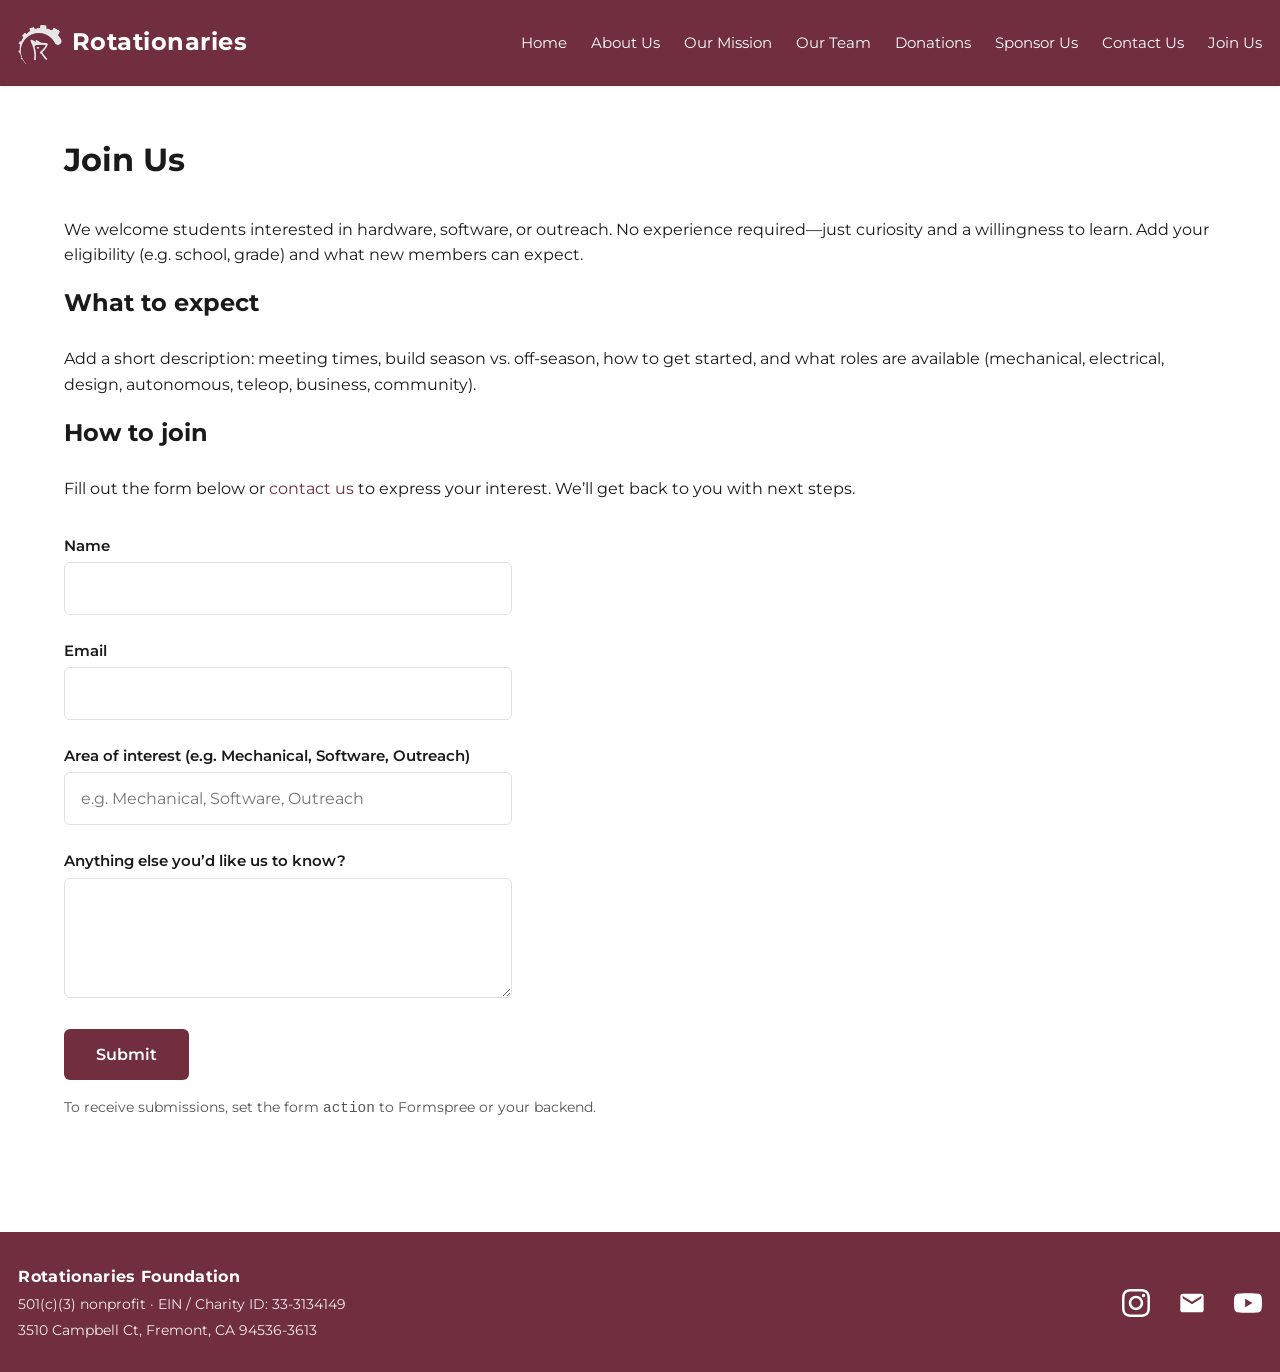
<file: join.html>
<!DOCTYPE html>
<html lang="en">
<head>
  <meta charset="UTF-8">
  <meta name="viewport" content="width=device-width, initial-scale=1.0">
  <title>Join Us | FRC 9114 Rotationaries</title>
  <link rel="preconnect" href="https://fonts.googleapis.com">
  <link rel="preconnect" href="https://fonts.gstatic.com" crossorigin>
  <link href="https://fonts.googleapis.com/css2?family=Montserrat:wght@400;600;700;800&display=swap" rel="stylesheet">
  <link rel="stylesheet" href="styles.css">
</head>
<body>
  <header class="site-header">
    <div class="container header-inner">
      <a href="index.html" class="logo">
        <span class="logo-img-wrap">
          <img src="images/Rdog.png" alt="" class="logo-img" data-cms-logo>
        </span>
        <span class="logo-text">Rotationaries</span>
      </a>
      <button type="button" class="nav-toggle" aria-label="Toggle menu" aria-expanded="false">Menu</button>
      <nav class="main-nav" id="main-nav">
        <ul>
          <li><a href="index.html">Home</a></li>
          <li><a href="about.html">About Us</a></li>
          <li><a href="mission.html">Our Mission</a></li>
          <li><a href="team.html">Our Team</a></li>
          <li><a href="https://www.gofundme.com/f/get-9114-rotationaries-to-worlds" target="_blank" rel="noopener noreferrer">Donations</a></li>
          <li><a href="sponsor.html">Sponsor Us</a></li>
          <li><a href="contact.html">Contact Us</a></li>
          <li><a href="https://docs.google.com/forms/d/e/1FAIpQLSciOlYHdLc-DvXY1rc_C4_Hn_a1S4Ao24SvJIBpbgd9tjYSPQ/viewform?usp=sharing&ouid=112200207819121109837" target="_blank" rel="noopener noreferrer" class="current">Join Us</a></li>
        </ul>
      </nav>
    </div>
  </header>

  <main>
    <div class="container">
      <h1 class="page-title">Join Us</h1>
      <p>We welcome students interested in hardware, software, or outreach. No experience required—just curiosity and a willingness to learn. Add your eligibility (e.g. school, grade) and what new members can expect.</p>

      <h2 class="section-title">What to expect</h2>
      <p>Add a short description: meeting times, build season vs. off-season, how to get started, and what roles are available (mechanical, electrical, design, autonomous, teleop, business, community).</p>

      <h2 class="section-title">How to join</h2>
      <p>Fill out the form below or <a href="contact.html">contact us</a> to express your interest. We’ll get back to you with next steps.</p>

      <form action="#" method="post" class="mt-xl">
        <div class="form-group">
          <label for="join-name">Name</label>
          <input type="text" id="join-name" name="name" required>
        </div>
        <div class="form-group">
          <label for="join-email">Email</label>
          <input type="email" id="join-email" name="email" required>
        </div>
        <div class="form-group">
          <label for="join-interest">Area of interest (e.g. Mechanical, Software, Outreach)</label>
          <input type="text" id="join-interest" name="interest" placeholder="e.g. Mechanical, Software, Outreach">
        </div>
        <div class="form-group">
          <label for="join-message">Anything else you’d like us to know?</label>
          <textarea id="join-message" name="message"></textarea>
        </div>
        <button type="submit" class="btn btn-primary">Submit</button>
      </form>
      <p class="form-note mb-0">To receive submissions, set the form <code>action</code> to Formspree or your backend.</p>
    </div>
  </main>

  <footer class="site-footer">
    <div class="container footer-inner">
      <div class="footer-org">
        <p class="footer-org__name">Rotationaries Foundation</p>
        <p class="footer-org__meta">501(c)(3) nonprofit · EIN / Charity ID: 33-3134149</p>
        <p class="footer-org__address">3510 Campbell Ct, Fremont, CA 94536-3613</p>
      </div>
      <ul class="footer-social">
        <li>
          <a href="https://www.instagram.com/frc9114/" target="_blank" rel="noopener noreferrer" aria-label="Instagram">
            <svg xmlns="http://www.w3.org/2000/svg" viewBox="0 0 24 24" fill="currentColor" aria-hidden="true"><path d="M12 2.163c3.204 0 3.584.012 4.85.07 3.252.148 4.771 1.691 4.919 4.919.058 1.265.069 1.645.069 4.849 0 3.205-.012 3.584-.069 4.849-.149 3.225-1.664 4.771-4.919 4.919-1.266.058-1.644.07-4.85.07-3.204 0-3.584-.012-4.849-.07-3.26-.149-4.771-1.699-4.919-4.92-.058-1.265-.07-1.644-.07-4.849 0-3.204.013-3.583.07-4.849.149-3.227 1.664-4.771 4.919-4.919 1.266-.057 1.645-.069 4.849-.069zm0-2.163c-3.259 0-3.667.014-4.947.072-4.358.2-6.78 2.618-6.98 6.98-.059 1.281-.073 1.689-.073 4.948 0 3.259.014 3.668.072 4.948.2 4.358 2.618 6.78 6.98 6.98 1.281.058 1.689.072 4.948.072 3.259 0 3.668-.014 4.948-.072 4.354-.2 6.782-2.618 6.979-6.98.059-1.28.073-1.689.073-4.948 0-3.259-.014-3.667-.072-4.947-.196-4.354-2.617-6.78-6.979-6.98-1.281-.059-1.69-.073-4.949-.073zm0 5.838c-3.403 0-6.162 2.759-6.162 6.162s2.759 6.163 6.162 6.163 6.162-2.759 6.162-6.163c0-3.403-2.759-6.162-6.162-6.162zm0 10.162c-2.209 0-4-1.79-4-4 0-2.209 1.791-4 4-4s4 1.791 4 4c0 2.21-1.791 4-4 4zm6.406-11.845c-.796 0-1.441.645-1.441 1.44s.645 1.44 1.441 1.44c.795 0 1.439-.645 1.439-1.44s-.644-1.44-1.439-1.44z"/></svg>
          </a>
        </li>
        <li>
          <a href="mailto:rotationaries@gmail.com" aria-label="Email">
            <svg xmlns="http://www.w3.org/2000/svg" viewBox="0 0 24 24" fill="currentColor" aria-hidden="true"><path d="M20 4H4c-1.1 0-2 .9-2 2v12c0 1.1.9 2 2 2h16c1.1 0 2-.9 2-2V6c0-1.1-.9-2-2-2zm0 4l-8 5-8-5V6l8 5 8-5v2z"/></svg>
          </a>
        </li>
        <li>
          <a href="https://www.youtube.com/@FRC9114" target="_blank" rel="noopener noreferrer" aria-label="YouTube">
            <svg xmlns="http://www.w3.org/2000/svg" viewBox="0 0 24 24" fill="currentColor" aria-hidden="true"><path d="M23.498 6.186a3.016 3.016 0 0 0-2.122-2.136C19.505 3.545 12 3.545 12 3.545s-7.505 0-9.377.505A3.017 3.017 0 0 0 .502 6.186C0 8.07 0 12 0 12s0 3.93.502 5.814a3.016 3.016 0 0 0 2.122 2.136c1.871.505 9.376.505 9.376.505s7.505 0 9.377-.505a3.015 3.015 0 0 0 2.122-2.136C24 15.93 24 12 24 12s0-3.93-.502-5.814zM9.545 15.568V8.432L15.818 12l-6.273 3.568z"/></svg>
          </a>
        </li>
      </ul>
    </div>
  </footer>
  <script src="script.js"></script>
</body>
</html>
</file>
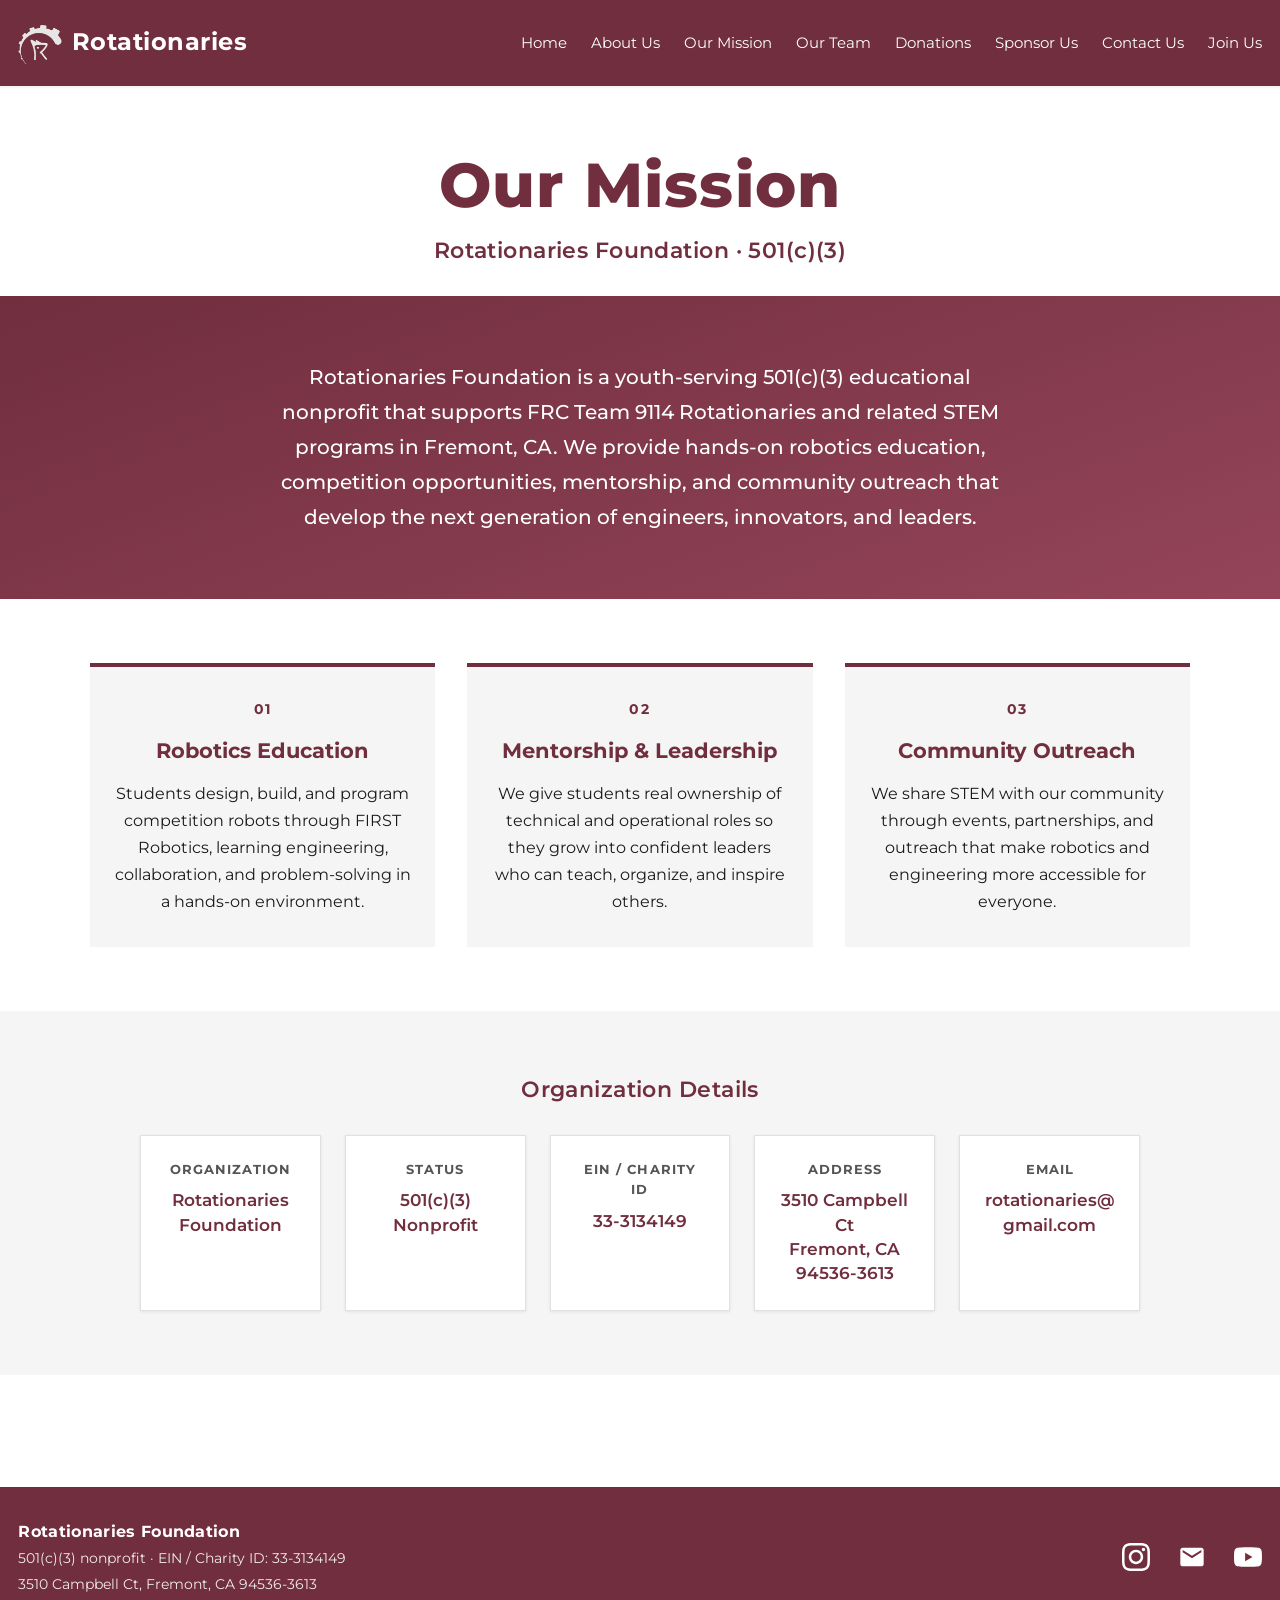
<file: mission.html>
<!DOCTYPE html>
<html lang="en">
<head>
  <meta charset="UTF-8">
  <meta name="viewport" content="width=device-width, initial-scale=1.0">
  <title>Our Mission | FRC 9114 Rotationaries</title>
  <link rel="preconnect" href="https://fonts.googleapis.com">
  <link rel="preconnect" href="https://fonts.gstatic.com" crossorigin>
  <link href="https://fonts.googleapis.com/css2?family=Montserrat:wght@400;600;700;800&display=swap" rel="stylesheet">
  <link rel="stylesheet" href="styles.css">
</head>
<body>
  <header class="site-header">
    <div class="container header-inner">
      <a href="index.html" class="logo">
        <span class="logo-img-wrap">
          <img src="images/Rdog.png" alt="" class="logo-img" data-cms-logo>
        </span>
        <span class="logo-text">Rotationaries</span>
      </a>
      <button type="button" class="nav-toggle" aria-label="Toggle menu" aria-expanded="false">Menu</button>
      <nav class="main-nav" id="main-nav">
        <ul>
          <li><a href="index.html">Home</a></li>
          <li><a href="about.html">About Us</a></li>
          <li><a href="mission.html" class="current">Our Mission</a></li>
          <li><a href="team.html">Our Team</a></li>
          <li><a href="https://www.gofundme.com/f/get-9114-rotationaries-to-worlds" target="_blank" rel="noopener noreferrer">Donations</a></li>
          <li><a href="sponsor.html">Sponsor Us</a></li>
          <li><a href="contact.html">Contact Us</a></li>
          <li><a href="https://docs.google.com/forms/d/e/1FAIpQLSciOlYHdLc-DvXY1rc_C4_Hn_a1S4Ao24SvJIBpbgd9tjYSPQ/viewform?usp=sharing&ouid=112200207819121109837" target="_blank" rel="noopener noreferrer">Join Us</a></li>
        </ul>
      </nav>
    </div>
  </header>

  <main class="mission-main">
    <header class="mission-header">
      <h1 class="section-hero-title scroll-reveal">Our Mission</h1>
      <p class="section-subtitle scroll-reveal scroll-reveal--delay-1">Rotationaries Foundation · 501(c)(3)</p>
    </header>

    <section class="mission-statement">
      <div class="mission-statement__inner scroll-reveal">
        <p class="mission-statement__text">
          Rotationaries Foundation is a youth-serving 501(c)(3) educational nonprofit that supports FRC Team 9114 Rotationaries and related STEM programs in Fremont, CA. We provide hands-on robotics education, competition opportunities, mentorship, and community outreach that develop the next generation of engineers, innovators, and leaders.
        </p>
      </div>
    </section>

    <section class="mission-pillars">
      <div class="mission-pillars__inner">
        <article class="mission-pillar scroll-reveal">
          <span class="mission-pillar__num">01</span>
          <h2 class="mission-pillar__title">Robotics Education</h2>
          <p>Students design, build, and program competition robots through FIRST Robotics, learning engineering, collaboration, and problem-solving in a hands-on environment.</p>
        </article>
        <article class="mission-pillar scroll-reveal scroll-reveal--delay-1">
          <span class="mission-pillar__num">02</span>
          <h2 class="mission-pillar__title">Mentorship &amp; Leadership</h2>
          <p>We give students real ownership of technical and operational roles so they grow into confident leaders who can teach, organize, and inspire others.</p>
        </article>
        <article class="mission-pillar scroll-reveal scroll-reveal--delay-2">
          <span class="mission-pillar__num">03</span>
          <h2 class="mission-pillar__title">Community Outreach</h2>
          <p>We share STEM with our community through events, partnerships, and outreach that make robotics and engineering more accessible for everyone.</p>
        </article>
      </div>
    </section>

    <section class="mission-org" aria-label="Organization details">
      <div class="mission-org__inner">
        <h2 class="section-subtitle scroll-reveal">Organization Details</h2>
        <div class="mission-org__grid">
          <div class="mission-org__card scroll-reveal">
            <p class="mission-org__label">Organization</p>
            <p class="mission-org__value">Rotationaries Foundation</p>
          </div>
          <div class="mission-org__card scroll-reveal scroll-reveal--delay-1">
            <p class="mission-org__label">Status</p>
            <p class="mission-org__value">501(c)(3) Nonprofit</p>
          </div>
          <div class="mission-org__card scroll-reveal scroll-reveal--delay-1">
            <p class="mission-org__label">EIN / Charity ID</p>
            <p class="mission-org__value">33-3134149</p>
          </div>
          <div class="mission-org__card scroll-reveal">
            <p class="mission-org__label">Address</p>
            <p class="mission-org__value">3510 Campbell Ct<br>Fremont, CA 94536-3613</p>
          </div>
          <div class="mission-org__card scroll-reveal scroll-reveal--delay-1">
            <p class="mission-org__label">Email</p>
            <p class="mission-org__value"><a href="mailto:rotationaries@gmail.com">rotationaries@gmail.com</a></p>
          </div>
        </div>
      </div>
    </section>
  </main>

  <footer class="site-footer">
    <div class="container footer-inner">
      <div class="footer-org">
        <p class="footer-org__name">Rotationaries Foundation</p>
        <p class="footer-org__meta">501(c)(3) nonprofit · EIN / Charity ID: 33-3134149</p>
        <p class="footer-org__address">3510 Campbell Ct, Fremont, CA 94536-3613</p>
      </div>
      <ul class="footer-social">
        <li>
          <a href="https://www.instagram.com/frc9114/" target="_blank" rel="noopener noreferrer" aria-label="Instagram">
            <svg xmlns="http://www.w3.org/2000/svg" viewBox="0 0 24 24" fill="currentColor" aria-hidden="true"><path d="M12 2.163c3.204 0 3.584.012 4.85.07 3.252.148 4.771 1.691 4.919 4.919.058 1.265.069 1.645.069 4.849 0 3.205-.012 3.584-.069 4.849-.149 3.225-1.664 4.771-4.919 4.919-1.266.058-1.644.07-4.85.07-3.204 0-3.584-.012-4.849-.07-3.26-.149-4.771-1.699-4.919-4.92-.058-1.265-.07-1.644-.07-4.849 0-3.204.013-3.583.07-4.849.149-3.227 1.664-4.771 4.919-4.919 1.266-.057 1.645-.069 4.849-.069zm0-2.163c-3.259 0-3.667.014-4.947.072-4.358.2-6.78 2.618-6.98 6.98-.059 1.281-.073 1.689-.073 4.948 0 3.259.014 3.668.072 4.948.2 4.358 2.618 6.78 6.98 6.98 1.281.058 1.689.072 4.948.072 3.259 0 3.668-.014 4.948-.072 4.354-.2 6.782-2.618 6.979-6.98.059-1.28.073-1.689.073-4.948 0-3.259-.014-3.667-.072-4.947-.196-4.354-2.617-6.78-6.979-6.98-1.281-.059-1.69-.073-4.949-.073zm0 5.838c-3.403 0-6.162 2.759-6.162 6.162s2.759 6.163 6.162 6.163 6.162-2.759 6.162-6.163c0-3.403-2.759-6.162-6.162-6.162zm0 10.162c-2.209 0-4-1.79-4-4 0-2.209 1.791-4 4-4s4 1.791 4 4c0 2.21-1.791 4-4 4zm6.406-11.845c-.796 0-1.441.645-1.441 1.44s.645 1.44 1.441 1.44c.795 0 1.439-.645 1.439-1.44s-.644-1.44-1.439-1.44z"/></svg>
          </a>
        </li>
        <li>
          <a href="mailto:rotationaries@gmail.com" aria-label="Email">
            <svg xmlns="http://www.w3.org/2000/svg" viewBox="0 0 24 24" fill="currentColor" aria-hidden="true"><path d="M20 4H4c-1.1 0-2 .9-2 2v12c0 1.1.9 2 2 2h16c1.1 0 2-.9 2-2V6c0-1.1-.9-2-2-2zm0 4l-8 5-8-5V6l8 5 8-5v2z"/></svg>
          </a>
        </li>
        <li>
          <a href="https://www.youtube.com/@FRC9114" target="_blank" rel="noopener noreferrer" aria-label="YouTube">
            <svg xmlns="http://www.w3.org/2000/svg" viewBox="0 0 24 24" fill="currentColor" aria-hidden="true"><path d="M23.498 6.186a3.016 3.016 0 0 0-2.122-2.136C19.505 3.545 12 3.545 12 3.545s-7.505 0-9.377.505A3.017 3.017 0 0 0 .502 6.186C0 8.07 0 12 0 12s0 3.93.502 5.814a3.016 3.016 0 0 0 2.122 2.136c1.871.505 9.376.505 9.376.505s7.505 0 9.377-.505a3.015 3.015 0 0 0 2.122-2.136C24 15.93 24 12 24 12s0-3.93-.502-5.814zM9.545 15.568V8.432L15.818 12l-6.273 3.568z"/></svg>
          </a>
        </li>
      </ul>
    </div>
  </footer>
  <script src="script.js"></script>
</body>
</html>
</file>
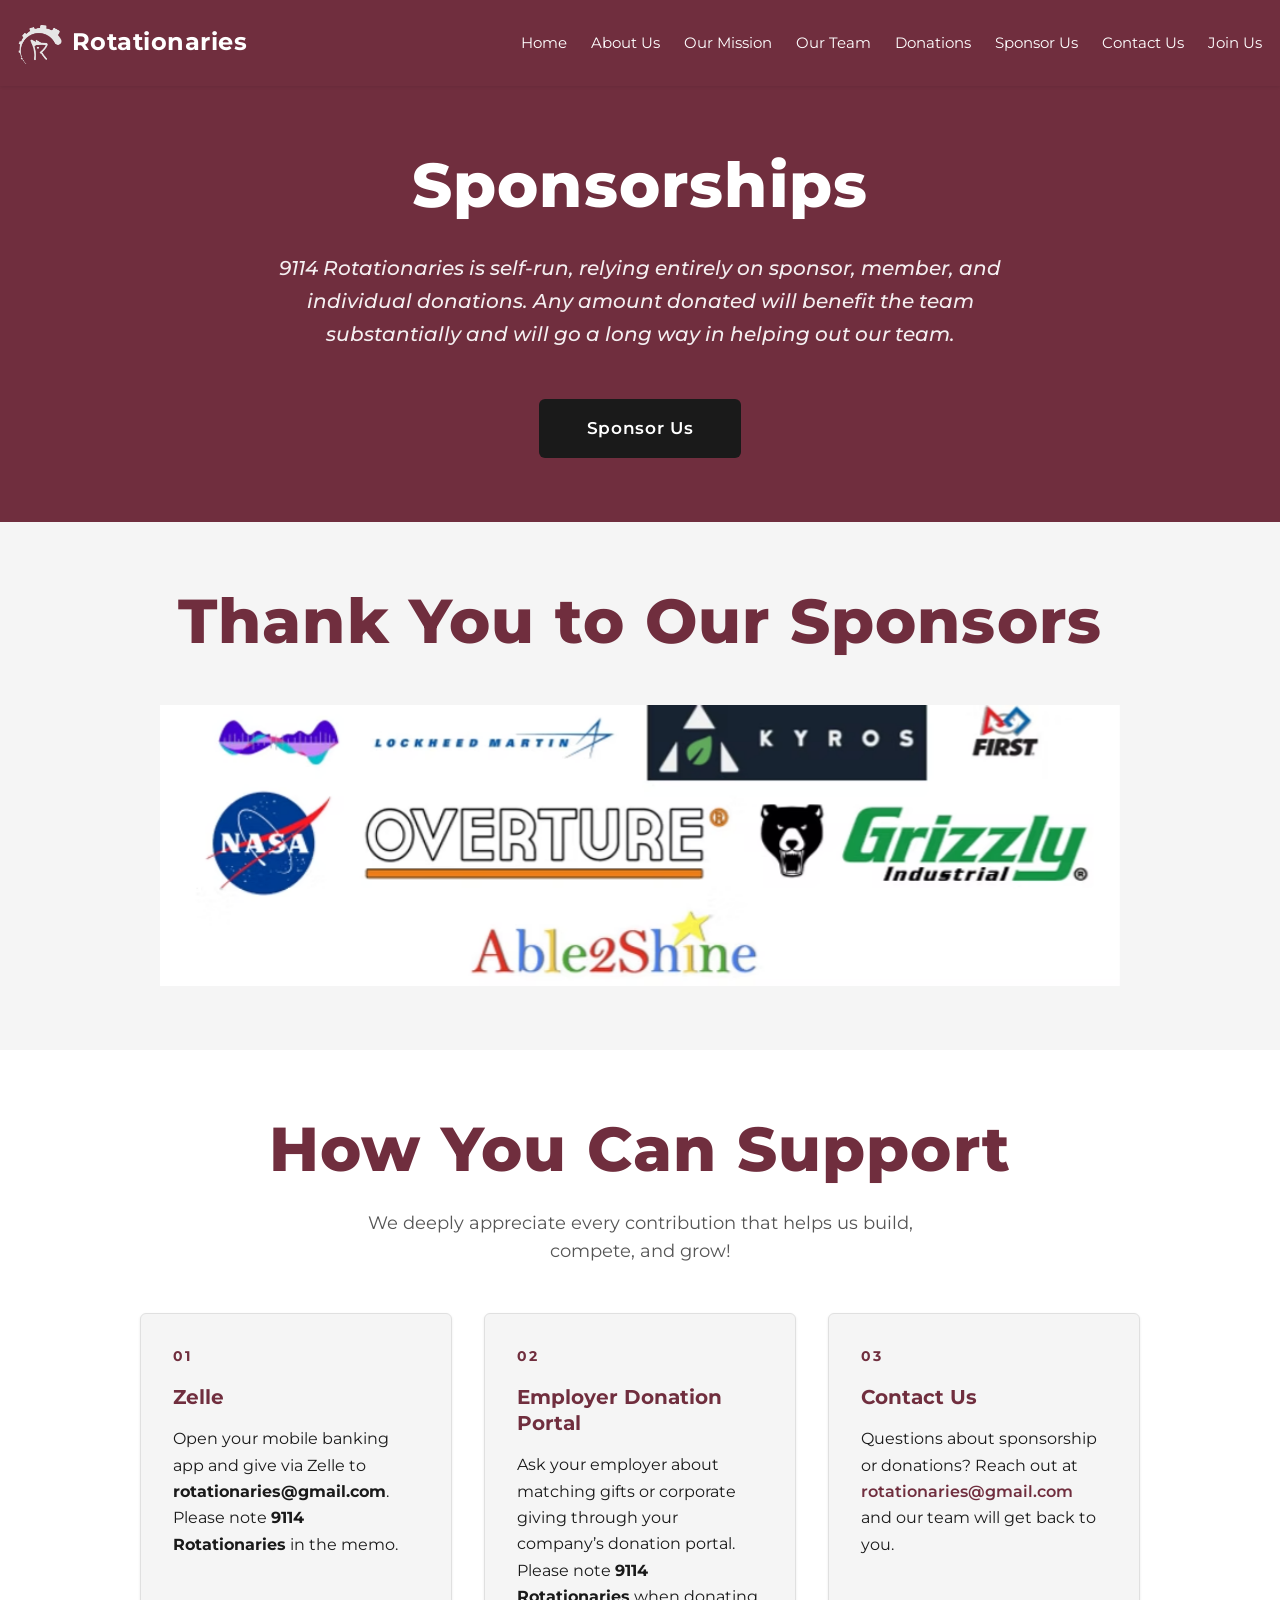
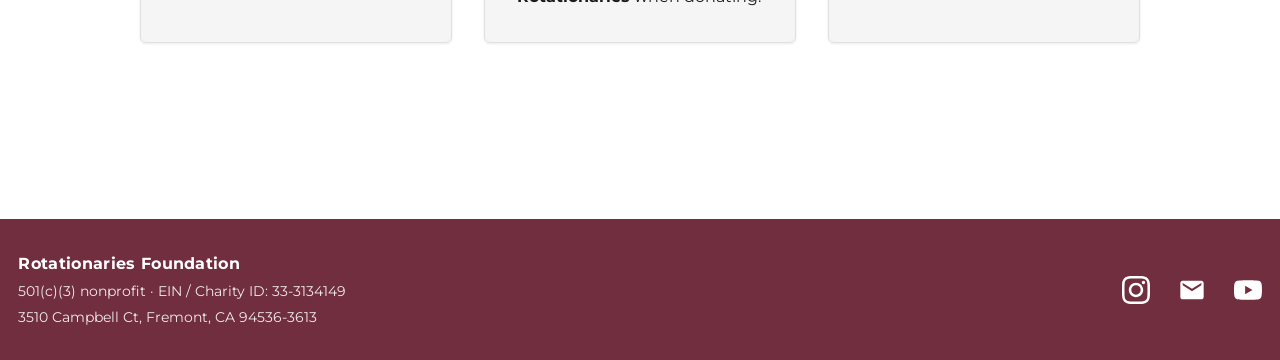
<file: sponsor.html>
<!DOCTYPE html>
<html lang="en">
<head>
  <meta charset="UTF-8">
  <meta name="viewport" content="width=device-width, initial-scale=1.0">
  <title>Sponsor Us | FRC 9114 Rotationaries</title>
  <link rel="preconnect" href="https://fonts.googleapis.com">
  <link rel="preconnect" href="https://fonts.gstatic.com" crossorigin>
  <link href="https://fonts.googleapis.com/css2?family=Montserrat:wght@400;600;700;800&display=swap" rel="stylesheet">
  <link rel="stylesheet" href="styles.css">
</head>
<body>
  <header class="site-header">
    <div class="container header-inner">
      <a href="index.html" class="logo">
        <span class="logo-img-wrap">
          <img src="images/Rdog.png" alt="" class="logo-img" data-cms-logo>
        </span>
        <span class="logo-text">Rotationaries</span>
      </a>
      <button type="button" class="nav-toggle" aria-label="Toggle menu" aria-expanded="false">Menu</button>
      <nav class="main-nav" id="main-nav">
        <ul>
          <li><a href="index.html">Home</a></li>
          <li><a href="about.html">About Us</a></li>
          <li><a href="mission.html">Our Mission</a></li>
          <li><a href="team.html">Our Team</a></li>
          <li><a href="https://www.gofundme.com/f/get-9114-rotationaries-to-worlds" target="_blank" rel="noopener noreferrer">Donations</a></li>
          <li><a href="sponsor.html" class="current">Sponsor Us</a></li>
          <li><a href="contact.html">Contact Us</a></li>
          <li><a href="https://docs.google.com/forms/d/e/1FAIpQLSciOlYHdLc-DvXY1rc_C4_Hn_a1S4Ao24SvJIBpbgd9tjYSPQ/viewform?usp=sharing&ouid=112200207819121109837" target="_blank" rel="noopener noreferrer">Join Us</a></li>
        </ul>
      </nav>
    </div>
  </header>

  <main class="sponsor-main">
    <section class="sponsor-hero">
      <div class="sponsor-hero__inner">
        <h1 class="section-hero-title scroll-reveal">Sponsorships</h1>
        <p class="sponsor-hero__text scroll-reveal scroll-reveal--delay-1">9114 Rotationaries is self-run, relying entirely on sponsor, member, and individual donations. Any amount donated will benefit the team substantially and will go a long way in helping out our team.</p>
        <a href="#support" class="btn btn-sponsor-hero scroll-reveal scroll-reveal--delay-2">Sponsor Us</a>
      </div>
    </section>

    <section class="sponsor-thanks">
      <div class="sponsor-thanks__inner">
        <h2 class="section-hero-title scroll-reveal">Thank You to Our Sponsors</h2>
        <div class="sponsor-logos-wrap scroll-reveal scroll-reveal--delay-1">
          <img src="images/sponsor_logos.png" alt="Rotationaries sponsors including Lockheed Martin, NASA, FIRST, Kyros, Overture, Grizzly Industrial, and Able2Shine" class="sponsor-logos-img" data-cms-sponsor="logos">
        </div>
      </div>
    </section>

    <section class="sponsor-support" id="support">
      <div class="sponsor-support__inner">
        <h2 class="section-hero-title scroll-reveal">How You Can Support</h2>
        <p class="sponsor-support__intro scroll-reveal scroll-reveal--delay-1">We deeply appreciate every contribution that helps us build, compete, and grow!</p>

        <div class="sponsor-support-grid" data-stagger>
          <article class="sponsor-support-card" data-stagger-item>
            <span class="sponsor-support-card__num">01</span>
            <h3 class="sponsor-support-card__title">Zelle</h3>
            <p>Open your mobile banking app and give via Zelle to <strong>rotationaries@gmail.com</strong>. Please note <strong>9114 Rotationaries</strong> in the memo.</p>
          </article>

          <article class="sponsor-support-card" data-stagger-item>
            <span class="sponsor-support-card__num">02</span>
            <h3 class="sponsor-support-card__title">Employer Donation Portal</h3>
            <p>Ask your employer about matching gifts or corporate giving through your company’s donation portal. Please note <strong>9114 Rotationaries</strong> when donating.</p>
          </article>

          <article class="sponsor-support-card" data-stagger-item>
            <span class="sponsor-support-card__num">03</span>
            <h3 class="sponsor-support-card__title">Contact Us</h3>
            <p>Questions about sponsorship or donations? Reach out at <a href="mailto:rotationaries@gmail.com">rotationaries@gmail.com</a> and our team will get back to you.</p>
          </article>
        </div>
      </div>
    </section>
  </main>

  <footer class="site-footer">
    <div class="container footer-inner">
      <div class="footer-org">
        <p class="footer-org__name">Rotationaries Foundation</p>
        <p class="footer-org__meta">501(c)(3) nonprofit · EIN / Charity ID: 33-3134149</p>
        <p class="footer-org__address">3510 Campbell Ct, Fremont, CA 94536-3613</p>
      </div>
      <ul class="footer-social">
        <li>
          <a href="https://www.instagram.com/frc9114/" target="_blank" rel="noopener noreferrer" aria-label="Instagram">
            <svg xmlns="http://www.w3.org/2000/svg" viewBox="0 0 24 24" fill="currentColor" aria-hidden="true"><path d="M12 2.163c3.204 0 3.584.012 4.85.07 3.252.148 4.771 1.691 4.919 4.919.058 1.265.069 1.645.069 4.849 0 3.205-.012 3.584-.069 4.849-.149 3.225-1.664 4.771-4.919 4.919-1.266.058-1.644.07-4.85.07-3.204 0-3.584-.012-4.849-.07-3.26-.149-4.771-1.699-4.919-4.92-.058-1.265-.07-1.644-.07-4.849 0-3.204.013-3.583.07-4.849.149-3.227 1.664-4.771 4.919-4.919 1.266-.057 1.645-.069 4.849-.069zm0-2.163c-3.259 0-3.667.014-4.947.072-4.358.2-6.78 2.618-6.98 6.98-.059 1.281-.073 1.689-.073 4.948 0 3.259.014 3.668.072 4.948.2 4.358 2.618 6.78 6.98 6.98 1.281.058 1.689.072 4.948.072 3.259 0 3.668-.014 4.948-.072 4.354-.2 6.782-2.618 6.979-6.98.059-1.28.073-1.689.073-4.948 0-3.259-.014-3.667-.072-4.947-.196-4.354-2.617-6.78-6.979-6.98-1.281-.059-1.69-.073-4.949-.073zm0 5.838c-3.403 0-6.162 2.759-6.162 6.162s2.759 6.163 6.162 6.163 6.162-2.759 6.162-6.163c0-3.403-2.759-6.162-6.162-6.162zm0 10.162c-2.209 0-4-1.79-4-4 0-2.209 1.791-4 4-4s4 1.791 4 4c0 2.21-1.791 4-4 4zm6.406-11.845c-.796 0-1.441.645-1.441 1.44s.645 1.44 1.441 1.44c.795 0 1.439-.645 1.439-1.44s-.644-1.44-1.439-1.44z"/></svg>
          </a>
        </li>
        <li>
          <a href="mailto:rotationaries@gmail.com" aria-label="Email">
            <svg xmlns="http://www.w3.org/2000/svg" viewBox="0 0 24 24" fill="currentColor" aria-hidden="true"><path d="M20 4H4c-1.1 0-2 .9-2 2v12c0 1.1.9 2 2 2h16c1.1 0 2-.9 2-2V6c0-1.1-.9-2-2-2zm0 4l-8 5-8-5V6l8 5 8-5v2z"/></svg>
          </a>
        </li>
        <li>
          <a href="https://www.youtube.com/@FRC9114" target="_blank" rel="noopener noreferrer" aria-label="YouTube">
            <svg xmlns="http://www.w3.org/2000/svg" viewBox="0 0 24 24" fill="currentColor" aria-hidden="true"><path d="M23.498 6.186a3.016 3.016 0 0 0-2.122-2.136C19.505 3.545 12 3.545 12 3.545s-7.505 0-9.377.505A3.017 3.017 0 0 0 .502 6.186C0 8.07 0 12 0 12s0 3.93.502 5.814a3.016 3.016 0 0 0 2.122 2.136c1.871.505 9.376.505 9.376.505s7.505 0 9.377-.505a3.015 3.015 0 0 0 2.122-2.136C24 15.93 24 12 24 12s0-3.93-.502-5.814zM9.545 15.568V8.432L15.818 12l-6.273 3.568z"/></svg>
          </a>
        </li>
      </ul>
    </div>
  </footer>
  <script src="script.js"></script>
</body>
</html>
</file>
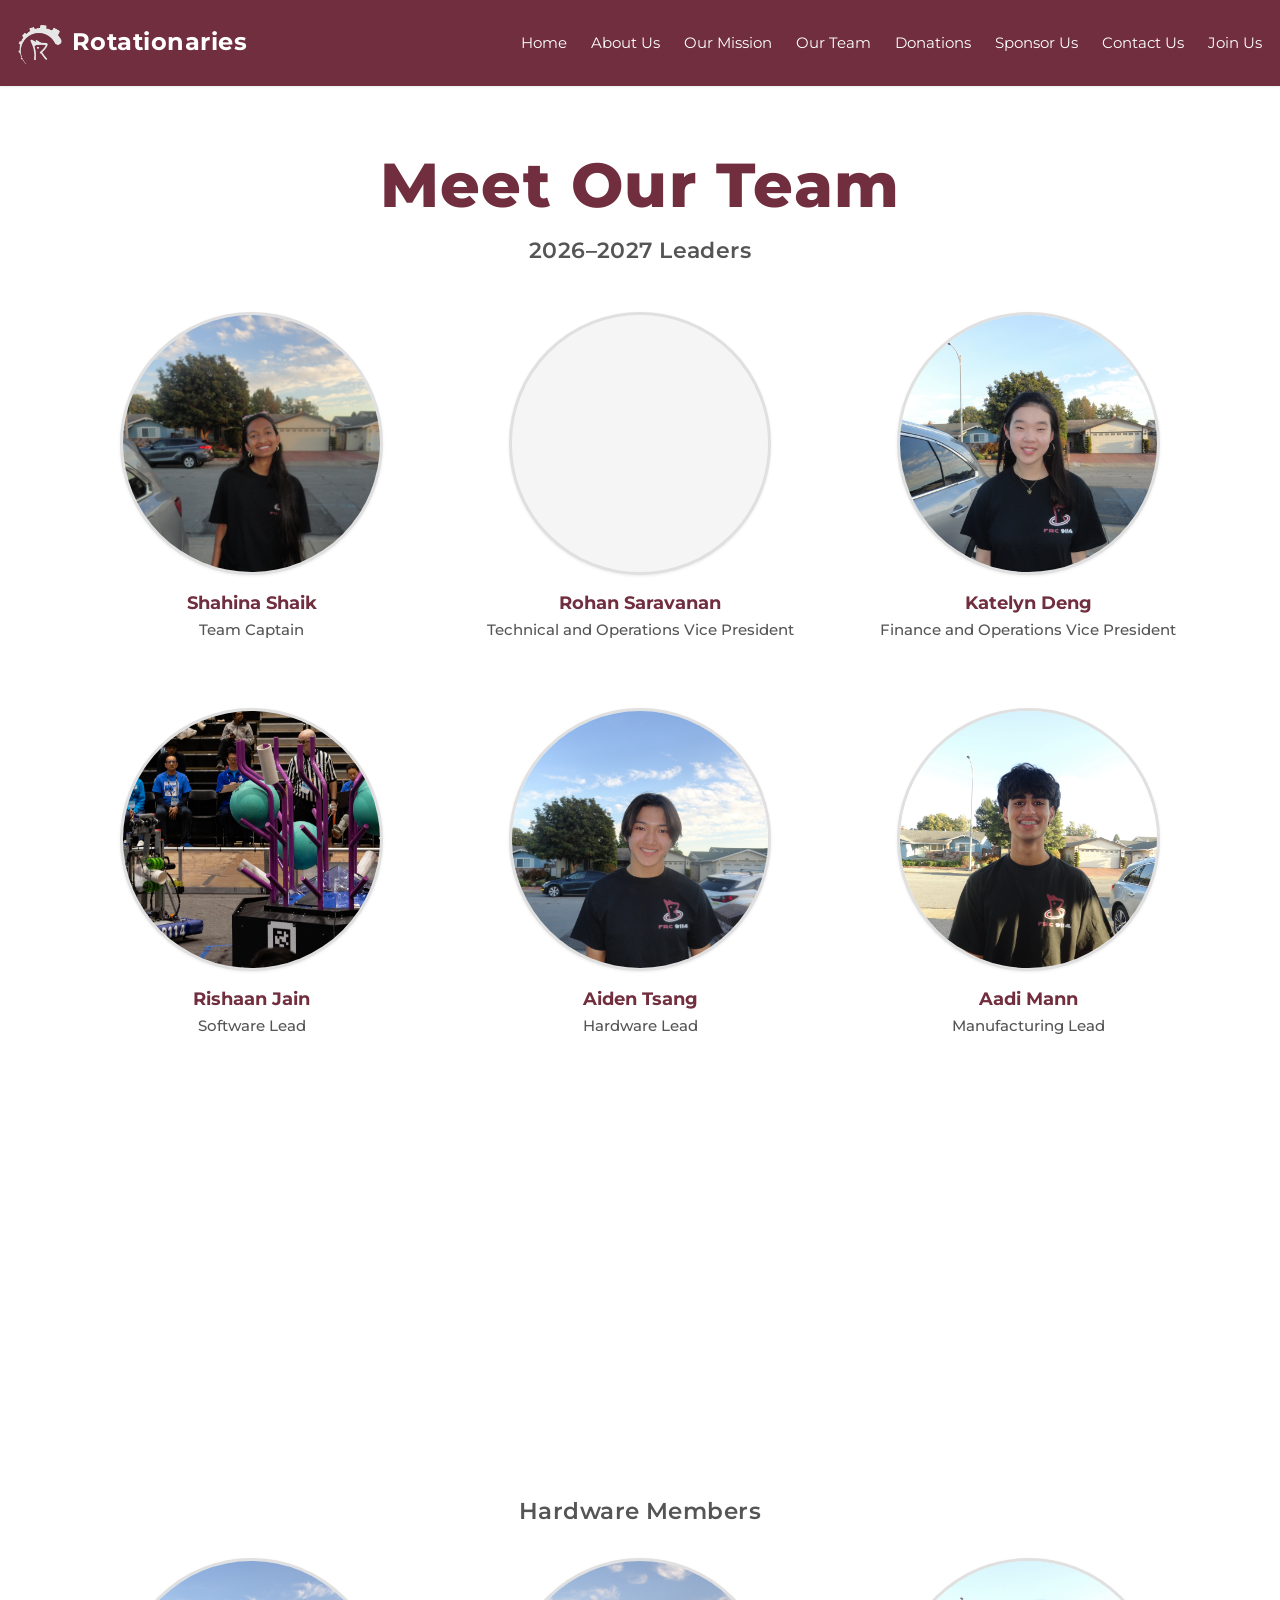
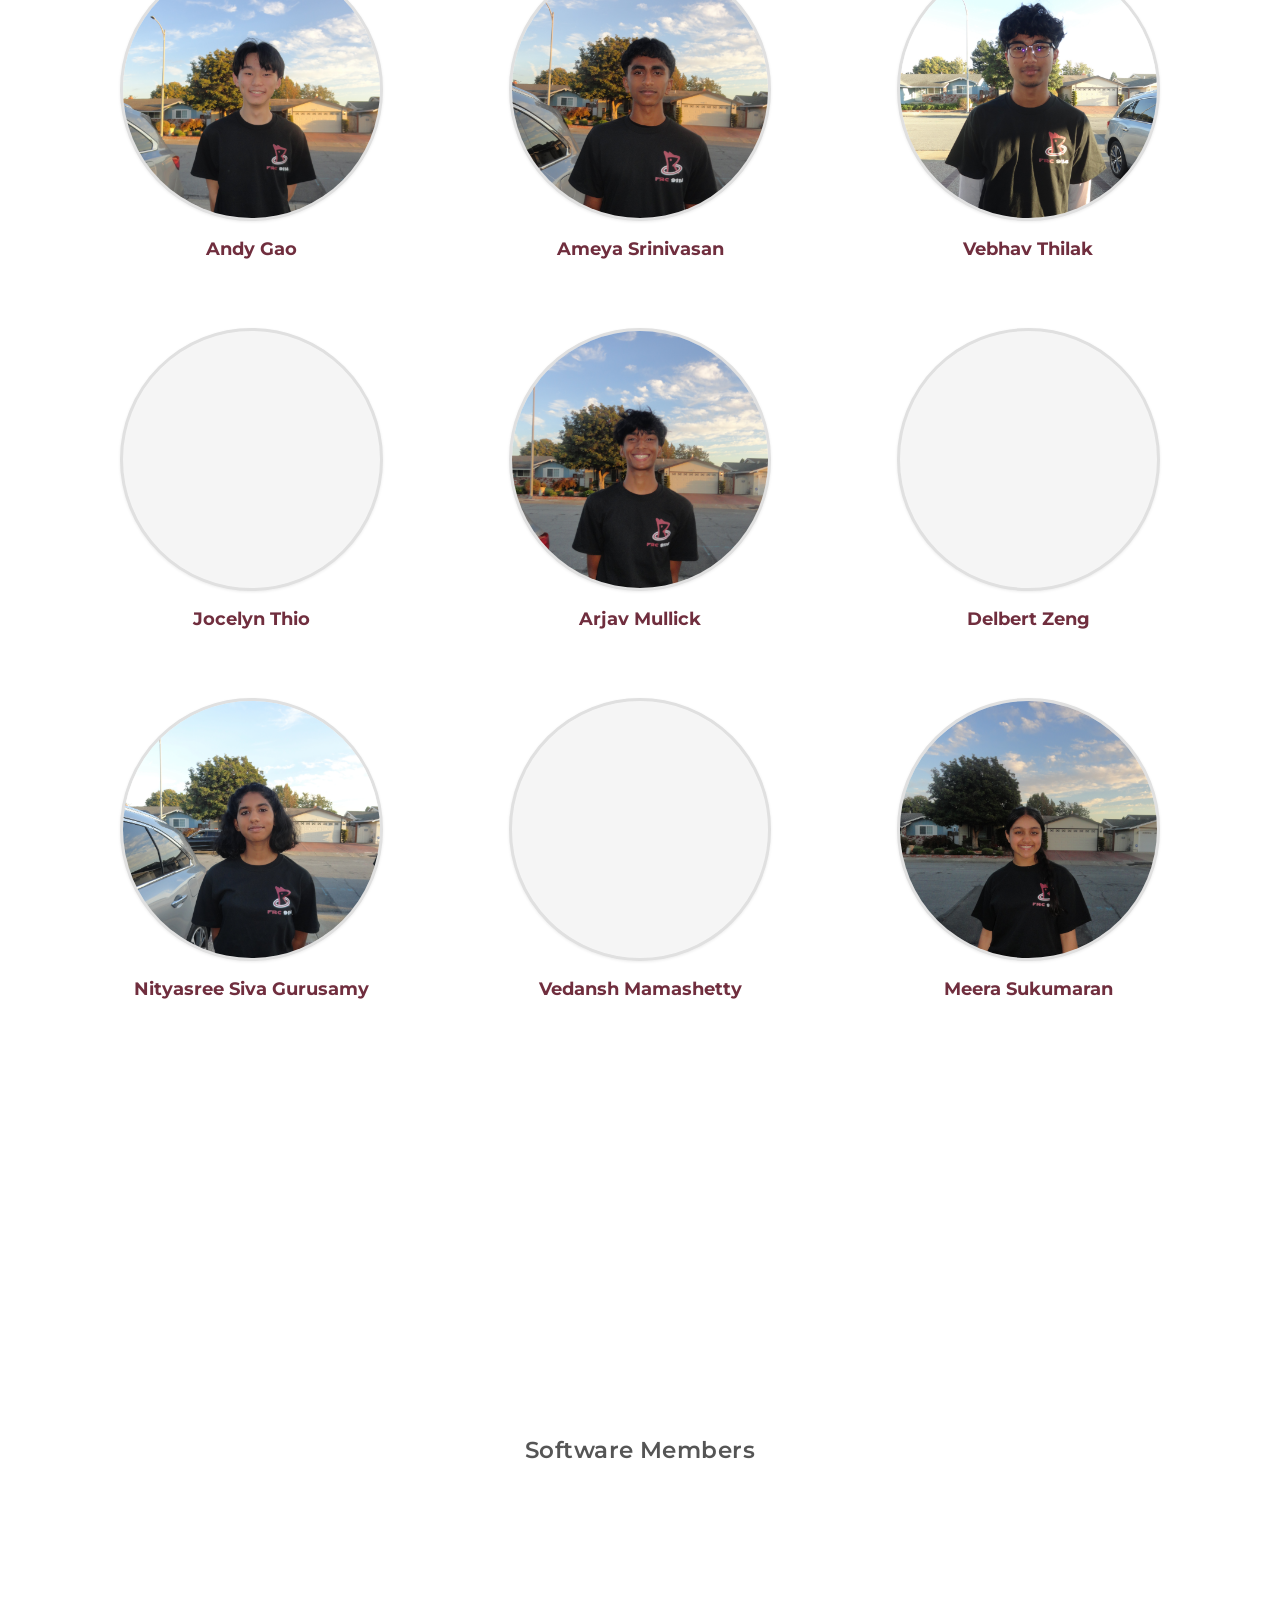
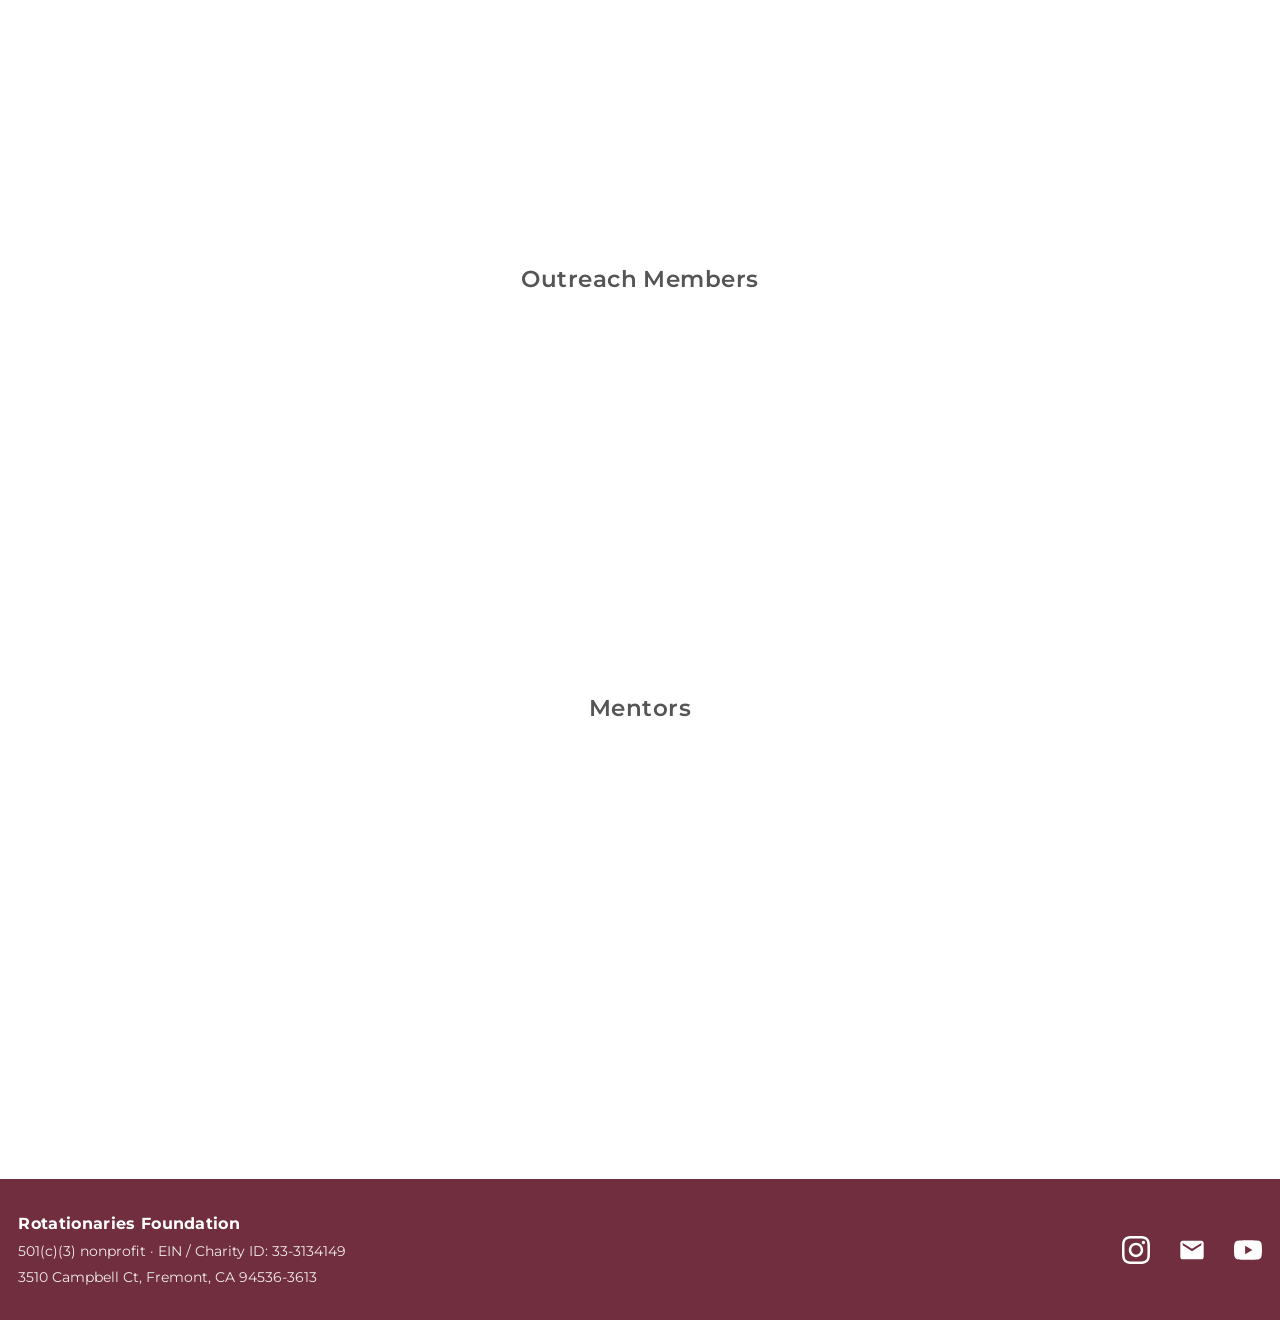
<file: team.html>
<!DOCTYPE html>
<html lang="en">
<head>
  <meta charset="UTF-8">
  <meta name="viewport" content="width=device-width, initial-scale=1.0">
  <title>Our Team | FRC 9114 Rotationaries</title>
  <link rel="preconnect" href="https://fonts.googleapis.com">
  <link rel="preconnect" href="https://fonts.gstatic.com" crossorigin>
  <link href="https://fonts.googleapis.com/css2?family=Montserrat:wght@400;600;700;800&display=swap" rel="stylesheet">
  <link rel="stylesheet" href="styles.css">
</head>
<body>
  <header class="site-header">
    <div class="container header-inner">
      <a href="index.html" class="logo">
        <span class="logo-img-wrap">
          <img src="images/Rdog.png" alt="" class="logo-img" data-cms-logo>
        </span>
        <span class="logo-text">Rotationaries</span>
      </a>
      <button type="button" class="nav-toggle" aria-label="Toggle menu" aria-expanded="false">Menu</button>
      <nav class="main-nav" id="main-nav">
        <ul>
          <li><a href="index.html">Home</a></li>
          <li><a href="about.html">About Us</a></li>
          <li><a href="mission.html">Our Mission</a></li>
          <li><a href="team.html" class="current">Our Team</a></li>
          <li><a href="https://www.gofundme.com/f/get-9114-rotationaries-to-worlds" target="_blank" rel="noopener noreferrer">Donations</a></li>
          <li><a href="sponsor.html">Sponsor Us</a></li>
          <li><a href="contact.html">Contact Us</a></li>
          <li><a href="https://docs.google.com/forms/d/e/1FAIpQLSciOlYHdLc-DvXY1rc_C4_Hn_a1S4Ao24SvJIBpbgd9tjYSPQ/viewform?usp=sharing&ouid=112200207819121109837" target="_blank" rel="noopener noreferrer">Join Us</a></li>
        </ul>
      </nav>
    </div>
  </header>

  <main class="team-main">
    <header class="team-header">
      <h1 class="section-hero-title scroll-reveal">Meet Our Team</h1>
      <p class="section-subtitle scroll-reveal scroll-reveal--delay-1">2026–2027 Leaders</p>
    </header>

    <div class="team-grid" data-cms-team="leaders">
      <article class="team-member scroll-reveal">
        <div class="team-member__photo team-member__photo--shahina">
          <img src="images/shahina.png" alt="Shahina Shaik">
        </div>
        <h2 class="team-member__name">Shahina Shaik</h2>
        <p class="team-member__role">Team Captain</p>
      </article>

      <article class="team-member scroll-reveal scroll-reveal--delay-1">
        <div class="team-member__photo" aria-hidden="true"></div>
        <h2 class="team-member__name">Rohan Saravanan</h2>
        <p class="team-member__role">Technical and Operations Vice President</p>
      </article>

      <article class="team-member scroll-reveal scroll-reveal--delay-1">
        <div class="team-member__photo team-member__photo--katelyn">
          <img src="images/katelyn.png" alt="Katelyn Deng">
        </div>
        <h2 class="team-member__name">Katelyn Deng</h2>
        <p class="team-member__role">Finance and Operations Vice President</p>
      </article>

      <article class="team-member scroll-reveal">
        <div class="team-member__photo">
          <img src="images/rishaan.webp" alt="Rishaan Jain">
        </div>
        <h2 class="team-member__name">Rishaan Jain</h2>
        <p class="team-member__role">Software Lead</p>
      </article>

      <article class="team-member scroll-reveal scroll-reveal--delay-1">
        <div class="team-member__photo">
          <img src="images/aiden.png" alt="Aiden Tsang">
        </div>
        <h2 class="team-member__name">Aiden Tsang</h2>
        <p class="team-member__role">Hardware Lead</p>
      </article>

      <article class="team-member scroll-reveal scroll-reveal--delay-1">
        <div class="team-member__photo">
          <img src="images/aadi.png" alt="Aadi Mann">
        </div>
        <h2 class="team-member__name">Aadi Mann</h2>
        <p class="team-member__role">Manufacturing Lead</p>
      </article>

      <article class="team-member scroll-reveal">
        <div class="team-member__photo">
          <img src="images/sri.png" alt="Sricharan Muralidaran">
        </div>
        <h2 class="team-member__name">Sricharan Muralidaran</h2>
        <p class="team-member__role">Mechanical Design Lead</p>
      </article>

      <article class="team-member scroll-reveal scroll-reveal--delay-1">
        <div class="team-member__photo">
          <img src="images/Meenakshi_final.JPG" alt="Meenakshi Sujith">
        </div>
        <h2 class="team-member__name">Meenakshi Sujith</h2>
        <p class="team-member__role">Outreach Lead</p>
      </article>
    </div>

    <section class="team-section">
      <h2 class="section-subtitle">Hardware Members</h2>
      <div class="team-grid" data-cms-team="hardware">
        <article class="team-member team-member--name-only scroll-reveal">
          <div class="team-member__photo">
            <img src="images/andy.png" alt="Andy Gao">
          </div>
          <h2 class="team-member__name">Andy Gao</h2>
        </article>
        <article class="team-member team-member--name-only scroll-reveal scroll-reveal--delay-1">
          <div class="team-member__photo">
            <img src="images/ameya.png" alt="Ameya Srinivasan">
          </div>
          <h2 class="team-member__name">Ameya Srinivasan</h2>
        </article>
        <article class="team-member team-member--name-only scroll-reveal scroll-reveal--delay-1">
          <div class="team-member__photo team-member__photo--vebhav">
            <img src="images/vebhav.png" alt="Vebhav Thilak">
          </div>
          <h2 class="team-member__name">Vebhav Thilak</h2>
        </article>
        <article class="team-member team-member--name-only scroll-reveal">
          <div class="team-member__photo" aria-hidden="true"></div>
          <h2 class="team-member__name">Jocelyn Thio</h2>
        </article>
        <article class="team-member team-member--name-only scroll-reveal scroll-reveal--delay-1">
          <div class="team-member__photo">
            <img src="images/arjav.png" alt="Arjav Mullick">
          </div>
          <h2 class="team-member__name">Arjav Mullick</h2>
        </article>
        <article class="team-member team-member--name-only scroll-reveal scroll-reveal--delay-1">
          <div class="team-member__photo" aria-hidden="true"></div>
          <h2 class="team-member__name">Delbert Zeng</h2>
        </article>
        <article class="team-member team-member--name-only scroll-reveal">
          <div class="team-member__photo">
            <img src="images/nitya.png" alt="Nityasree Siva Gurusamy">
          </div>
          <h2 class="team-member__name">Nityasree Siva Gurusamy</h2>
        </article>
        <article class="team-member team-member--name-only scroll-reveal scroll-reveal--delay-1">
          <div class="team-member__photo" aria-hidden="true"></div>
          <h2 class="team-member__name">Vedansh Mamashetty</h2>
        </article>
        <article class="team-member team-member--name-only scroll-reveal scroll-reveal--delay-1">
          <div class="team-member__photo">
            <img src="images/meera.png" alt="Meera Sukumaran">
          </div>
          <h2 class="team-member__name">Meera Sukumaran</h2>
        </article>
        <article class="team-member team-member--name-only scroll-reveal">
          <div class="team-member__photo team-member__photo--raghav">
            <img src="images/raghav.png" alt="Raghav Srinath">
          </div>
          <h2 class="team-member__name">Raghav Srinath</h2>
        </article>
      </div>
    </section>

    <section class="team-section">
      <h2 class="section-subtitle">Software Members</h2>
      <div class="team-grid" data-cms-team="software">
        <article class="team-member team-member--name-only scroll-reveal">
          <div class="team-member__photo">
            <img src="images/yuvi.png" alt="Yuvraj Dar">
          </div>
          <h2 class="team-member__name">Yuvraj Dar</h2>
        </article>
        <article class="team-member team-member--name-only scroll-reveal scroll-reveal--delay-1">
          <div class="team-member__photo" aria-hidden="true"></div>
          <h2 class="team-member__name">Justin Gu</h2>
        </article>
        <article class="team-member team-member--name-only scroll-reveal scroll-reveal--delay-1">
          <div class="team-member__photo">
            <img src="images/jason.png" alt="Jason Li">
          </div>
          <h2 class="team-member__name">Jason Li</h2>
        </article>
      </div>
    </section>

    <section class="team-section">
      <h2 class="section-subtitle">Outreach Members</h2>
      <div class="team-grid" data-cms-team="outreach">
        <article class="team-member team-member--name-only scroll-reveal">
          <div class="team-member__photo" aria-hidden="true"></div>
          <h2 class="team-member__name">May Rui</h2>
        </article>
      </div>
    </section>

    <section class="team-section team-section--mentors">
      <h2 class="section-subtitle">Mentors</h2>
      <div class="team-grid" data-cms-team="mentors"></div>
    </section>
  </main>

  <footer class="site-footer">
    <div class="container footer-inner">
      <div class="footer-org">
        <p class="footer-org__name">Rotationaries Foundation</p>
        <p class="footer-org__meta">501(c)(3) nonprofit · EIN / Charity ID: 33-3134149</p>
        <p class="footer-org__address">3510 Campbell Ct, Fremont, CA 94536-3613</p>
      </div>
      <ul class="footer-social">
        <li>
          <a href="https://www.instagram.com/frc9114/" target="_blank" rel="noopener noreferrer" aria-label="Instagram">
            <svg xmlns="http://www.w3.org/2000/svg" viewBox="0 0 24 24" fill="currentColor" aria-hidden="true"><path d="M12 2.163c3.204 0 3.584.012 4.85.07 3.252.148 4.771 1.691 4.919 4.919.058 1.265.069 1.645.069 4.849 0 3.205-.012 3.584-.069 4.849-.149 3.225-1.664 4.771-4.919 4.919-1.266.058-1.644.07-4.85.07-3.204 0-3.584-.012-4.849-.07-3.26-.149-4.771-1.699-4.919-4.92-.058-1.265-.07-1.644-.07-4.849 0-3.204.013-3.583.07-4.849.149-3.227 1.664-4.771 4.919-4.919 1.266-.057 1.645-.069 4.849-.069zm0-2.163c-3.259 0-3.667.014-4.947.072-4.358.2-6.78 2.618-6.98 6.98-.059 1.281-.073 1.689-.073 4.948 0 3.259.014 3.668.072 4.948.2 4.358 2.618 6.78 6.98 6.98 1.281.058 1.689.072 4.948.072 3.259 0 3.668-.014 4.948-.072 4.354-.2 6.782-2.618 6.979-6.98.059-1.28.073-1.689.073-4.948 0-3.259-.014-3.667-.072-4.947-.196-4.354-2.617-6.78-6.979-6.98-1.281-.059-1.69-.073-4.949-.073zm0 5.838c-3.403 0-6.162 2.759-6.162 6.162s2.759 6.163 6.162 6.163 6.162-2.759 6.162-6.163c0-3.403-2.759-6.162-6.162-6.162zm0 10.162c-2.209 0-4-1.79-4-4 0-2.209 1.791-4 4-4s4 1.791 4 4c0 2.21-1.791 4-4 4zm6.406-11.845c-.796 0-1.441.645-1.441 1.44s.645 1.44 1.441 1.44c.795 0 1.439-.645 1.439-1.44s-.644-1.44-1.439-1.44z"/></svg>
          </a>
        </li>
        <li>
          <a href="mailto:rotationaries@gmail.com" aria-label="Email">
            <svg xmlns="http://www.w3.org/2000/svg" viewBox="0 0 24 24" fill="currentColor" aria-hidden="true"><path d="M20 4H4c-1.1 0-2 .9-2 2v12c0 1.1.9 2 2 2h16c1.1 0 2-.9 2-2V6c0-1.1-.9-2-2-2zm0 4l-8 5-8-5V6l8 5 8-5v2z"/></svg>
          </a>
        </li>
        <li>
          <a href="https://www.youtube.com/@FRC9114" target="_blank" rel="noopener noreferrer" aria-label="YouTube">
            <svg xmlns="http://www.w3.org/2000/svg" viewBox="0 0 24 24" fill="currentColor" aria-hidden="true"><path d="M23.498 6.186a3.016 3.016 0 0 0-2.122-2.136C19.505 3.545 12 3.545 12 3.545s-7.505 0-9.377.505A3.017 3.017 0 0 0 .502 6.186C0 8.07 0 12 0 12s0 3.93.502 5.814a3.016 3.016 0 0 0 2.122 2.136c1.871.505 9.376.505 9.376.505s7.505 0 9.377-.505a3.015 3.015 0 0 0 2.122-2.136C24 15.93 24 12 24 12s0-3.93-.502-5.814zM9.545 15.568V8.432L15.818 12l-6.273 3.568z"/></svg>
          </a>
        </li>
      </ul>
    </div>
  </footer>
  <script src="script.js"></script>
</body>
</html>
</file>
<file: styles.css>
/* FRC 9114 Rotationaries - Brand colors: #702e3e, white */
:root {
  --color-primary: #702e3e;
  --color-primary-hover: #5a2532;
  --color-accent-light: #f5d4dc;
  --color-contact-accent: #e8917a;
  --color-division-2: #944459;
  --color-division-3: #b87d8e;
  --color-division-4: #dbb8c2;
  --color-white: #fff;
  --page-edge-padding: 1.15rem;
  --color-text: #1a1a1a;
  --color-text-muted: #555;
  --color-bg: #fff;
  --color-bg-alt: #f5f5f5;
  --color-border: #e0e0e0;
  --font-heading: "Montserrat", -apple-system, BlinkMacSystemFont, "Segoe UI", sans-serif;
  --font-body: "Montserrat", -apple-system, BlinkMacSystemFont, "Segoe UI", sans-serif;
  --container-max: 1200px;
  --space-xs: 0.25rem;
  --space-sm: 0.5rem;
  --space-md: 1rem;
  --space-lg: 1.5rem;
  --space-xl: 2rem;
  --space-2xl: 3rem;
  --space-3xl: 4rem;
  --radius: 6px;
  --shadow: 0 1px 3px rgba(0, 0, 0, 0.08);
  --shadow-hover: 0 4px 12px rgba(0, 0, 0, 0.12);
}

*,
*::before,
*::after {
  box-sizing: border-box;
}

html {
  scroll-behavior: smooth;
}

body {
  margin: 0;
  font-family: var(--font-body);
  font-size: 1rem;
  line-height: 1.6;
  color: var(--color-text);
  background: var(--color-bg);
  overflow-x: hidden;
}

img {
  max-width: 100%;
  height: auto;
  display: block;
}

a {
  color: var(--color-primary);
  text-decoration: none;
}

a:hover {
  text-decoration: underline;
}

/* Layout */
.container {
  width: 100%;
  max-width: var(--container-max);
  margin: 0 auto;
  padding: 0 var(--space-lg);
}

/* Header */
.site-header {
  background: var(--color-primary);
  color: var(--color-white);
  position: sticky;
  top: 0;
  z-index: 100;
  box-shadow: var(--shadow);
}

.site-header a {
  color: var(--color-white);
  text-decoration: none;
}

.site-header .container {
  width: 100%;
  max-width: none;
  margin-left: 0;
  margin-right: 0;
  padding-left: max(var(--page-edge-padding), env(safe-area-inset-left, 0px));
  padding-right: max(var(--page-edge-padding), env(safe-area-inset-right, 0px));
}

.header-inner {
  display: flex;
  align-items: center;
  justify-content: space-between;
  padding: var(--space-md) 0;
  gap: var(--space-xl);
  width: 100%;
}

.logo {
  display: inline-flex;
  align-items: center;
  gap: 0.6rem;
  font-weight: 700;
  font-size: 1.5rem;
  letter-spacing: 0.02em;
  flex-shrink: 0;
  margin-right: 0;
  line-height: 1;
  text-decoration: none;
}

.site-header a.logo:hover,
.site-header a.logo:focus,
.site-header a.logo:active {
  text-decoration: none;
}

.site-header a.logo:hover .logo-text,
.site-header a.logo:focus .logo-text {
  color: var(--color-accent-light);
}

.logo-text {
  white-space: nowrap;
  line-height: 1.2;
  transition: color 0.2s ease;
}

.logo-img-wrap {
  flex-shrink: 0;
  display: flex;
  align-items: center;
  justify-content: center;
  line-height: 0;
}

.site-header .logo-img {
  display: block;
  height: 3.35rem;
  width: auto;
  max-width: none;
  object-fit: contain;
  vertical-align: middle;
  transform: translateY(-5px);
}

/* Nav - desktop */
.main-nav {
  margin-left: auto;
  flex-shrink: 1;
}

.main-nav ul {
  list-style: none;
  margin: 0;
  padding: 0;
  display: flex;
  flex-wrap: wrap;
  justify-content: flex-end;
  align-items: center;
  gap: var(--space-lg);
}

.main-nav a {
  display: block;
  padding: var(--space-sm) 0;
  border-radius: var(--radius);
  font-size: 0.95rem;
  white-space: nowrap;
  transition: color 0.2s ease;
}

.main-nav a.current {
  color: var(--color-white);
  background: transparent;
  text-decoration: none;
}

.main-nav a:hover,
.main-nav a:active {
  background: transparent;
  text-decoration: none;
  color: var(--color-accent-light);
}

/* Mobile nav toggle */
.nav-toggle {
  display: none;
  background: transparent;
  border: none;
  color: var(--color-white);
  padding: var(--space-sm) var(--space-md);
  cursor: pointer;
  font-size: 1.25rem;
  line-height: 1;
}

.nav-toggle:hover {
  background: rgba(255, 255, 255, 0.15);
  border-radius: var(--radius);
}

@media (max-width: 768px) {
  .nav-toggle {
    display: block;
    margin-left: auto;
  }

  .main-nav {
    position: absolute;
    top: 100%;
    left: 0;
    right: 0;
    margin-left: 0;
    background: var(--color-primary);
    max-height: 0;
    overflow: hidden;
    transition: max-height 0.3s ease;
    box-shadow: var(--shadow);
  }

  .main-nav.is-open {
    max-height: 80vh;
    overflow-y: auto;
  }

  .main-nav ul {
    flex-direction: column;
    padding: var(--space-md);
    gap: 0;
  }

  .main-nav a {
    padding: var(--space-md);
    border-radius: var(--radius);
  }
}

/* Main content */
main {
  min-height: 50vh;
  padding: var(--space-2xl) 0;
}

.page-title {
  margin: 0 0 var(--space-xl);
  font-size: 2rem;
  font-weight: 700;
  color: var(--color-text);
}

/* Slideshow */
.home-main {
  padding-top: 0;
}

.slideshow-wrap {
  width: 100vw;
  max-width: 100vw;
  margin-left: calc(50% - 50vw);
  margin-right: calc(50% - 50vw);
  margin-bottom: var(--space-xl);
}

.slideshow {
  position: relative;
  width: 100%;
  height: min(85vh, 900px);
  min-height: 420px;
  overflow: hidden;
  border-radius: 0;
  background: var(--color-bg-alt);
}

.slideshow-intro-text {
  position: absolute;
  inset: 0;
  z-index: 3;
  display: flex;
  flex-direction: column;
  align-items: center;
  justify-content: center;
  text-align: center;
  color: var(--color-white);
  line-height: 1.15;
  text-shadow: 0 2px 20px rgba(0, 0, 0, 0.55), 0 0 40px rgba(0, 0, 0, 0.25);
  pointer-events: none;
  opacity: 1;
  transition: opacity 0.9s ease-in-out;
  padding: var(--space-lg);
}

.slideshow-intro-text.is-hidden {
  opacity: 0;
}

.slideshow-intro-line--primary {
  font-size: clamp(3.5rem, 14vw, 7.5rem);
  font-weight: 800;
  letter-spacing: 0.05em;
  text-transform: uppercase;
  margin-bottom: var(--space-md);
}

.slideshow-intro-line {
  font-size: clamp(2rem, 6.5vw, 3.75rem);
  font-weight: 700;
  letter-spacing: 0.12em;
  text-transform: uppercase;
}

.typing-cursor {
  display: inline-block;
  margin-left: 0.05em;
  font-weight: 300;
  animation: cursor-blink 0.9s step-end infinite;
}

.typing-cursor.is-done {
  opacity: 0;
  animation: none;
}

@keyframes cursor-blink {
  50% {
    opacity: 0;
  }
}

.slideshow-slide {
  position: absolute;
  inset: 0;
  width: 100%;
  max-width: none;
  height: 100%;
  object-fit: cover;
  object-position: center 42%;
  opacity: 0;
  filter: blur(0);
  transform: scale(1);
  transition: opacity 1s ease-in-out, filter 1s ease-in-out, transform 1s ease-in-out;
  z-index: 0;
}

.slideshow-slide.is-blurred {
  filter: blur(10px);
  transform: scale(1.02);
}

.slideshow-slide.active {
  opacity: 1;
  z-index: 1;
}

/* Robot intro slide: crop top, keep robot in lower portion */
.slideshow-slide--robot {
  object-position: center bottom;
}

/* Hero */
.hero {
  background: var(--color-bg-alt);
  padding: var(--space-3xl) 0;
  text-align: center;
}

.hero--brand {
  background: var(--color-white);
  padding: var(--space-3xl) 0 var(--space-md);
}

/* Mission page */
.mission-main {
  padding-top: 0;
}

.mission-header {
  text-align: center;
  padding: var(--space-3xl) var(--space-lg) var(--space-xl);
  background: var(--color-white);
}

.mission-header .section-subtitle {
  color: var(--color-primary);
}

.mission-statement {
  background: linear-gradient(160deg, var(--color-primary) 0%, var(--color-division-2) 100%);
  color: var(--color-white);
  padding: var(--space-3xl) var(--space-lg);
  text-align: center;
}

.mission-statement__inner {
  max-width: 46rem;
  margin: 0 auto;
}

.mission-statement__text {
  margin: 0;
  font-size: clamp(1.05rem, 2.2vw, 1.25rem);
  font-weight: 500;
  line-height: 1.75;
  text-align: center;
}

.mission-pillars {
  background: var(--color-white);
  padding: var(--space-3xl) var(--space-lg);
}

.mission-pillars__inner {
  max-width: 1100px;
  margin: 0 auto;
  display: grid;
  grid-template-columns: repeat(3, 1fr);
  gap: var(--space-xl);
}

.mission-pillar {
  text-align: center;
  padding: var(--space-xl) var(--space-lg);
  background: var(--color-bg-alt);
  border-top: 4px solid var(--color-primary);
}

.mission-pillar__num {
  display: block;
  margin-bottom: var(--space-md);
  font-size: 0.85rem;
  font-weight: 700;
  letter-spacing: 0.12em;
  color: var(--color-primary);
}

.mission-pillar__title {
  margin: 0 0 var(--space-md);
  font-size: clamp(1.1rem, 2vw, 1.3rem);
  font-weight: 700;
  color: var(--color-primary);
  line-height: 1.3;
}

.mission-pillar p {
  margin: 0;
  font-size: clamp(0.95rem, 1.5vw, 1.02rem);
  line-height: 1.65;
  color: var(--color-text);
}

.mission-org {
  background: var(--color-bg-alt);
  padding: var(--space-3xl) var(--space-lg) var(--space-3xl);
  text-align: center;
}

.mission-org__inner {
  max-width: 1000px;
  margin: 0 auto;
}

.mission-org .section-subtitle {
  margin: 0 0 var(--space-xl);
  color: var(--color-primary);
}

.mission-org__grid {
  display: grid;
  grid-template-columns: repeat(auto-fit, minmax(180px, 1fr));
  gap: var(--space-lg);
}

.mission-org__card {
  background: var(--color-white);
  border: 1px solid var(--color-border);
  padding: var(--space-lg);
  text-align: center;
  box-shadow: var(--shadow);
}

.mission-org__label {
  margin: 0 0 var(--space-sm);
  font-size: 0.8rem;
  font-weight: 700;
  letter-spacing: 0.08em;
  text-transform: uppercase;
  color: var(--color-text-muted);
}

.mission-org__value {
  margin: 0;
  font-size: clamp(0.95rem, 1.6vw, 1.05rem);
  font-weight: 600;
  line-height: 1.45;
  color: var(--color-primary);
}

.mission-org__value a {
  color: var(--color-primary);
  font-weight: 600;
  word-break: break-word;
}

.mission-org__value a:hover {
  color: var(--color-primary-hover);
}

.contact-org-details {
  margin-top: var(--space-xl);
  padding-top: var(--space-xl);
  border-top: 1px solid rgba(255, 255, 255, 0.25);
}

.contact-org-details p {
  margin: 0 0 var(--space-sm);
  font-size: clamp(0.95rem, 1.8vw, 1.05rem);
  line-height: 1.5;
  color: rgba(255, 255, 255, 0.92);
}

.contact-org-details a {
  color: var(--color-contact-accent);
  font-weight: 600;
}

.contact-org-details a:hover {
  color: var(--color-white);
}

@media (max-width: 800px) {
  .mission-pillars__inner {
    grid-template-columns: 1fr;
    max-width: 26rem;
  }
}

/* Accomplishments carousel */
.accomplishments {
  padding: clamp(3rem, 7vw, 5rem) var(--space-lg) var(--space-3xl);
  background: var(--color-white);
}

.accomplishments-carousel {
  position: relative;
  width: 88%;
  max-width: 1320px;
  margin: 0 auto;
}

.accomplishments-viewport {
  position: relative;
  min-height: clamp(340px, 30vw, 420px);
  border-radius: 0;
  overflow: hidden;
  box-shadow: 0 2px 10px rgba(112, 46, 62, 0.1);
}

.accomplishments-slide {
  position: absolute;
  inset: 0;
  opacity: 0;
  transition: opacity 0.55s ease-in-out;
  pointer-events: none;
}

.accomplishments-slide.active {
  opacity: 1;
  pointer-events: auto;
  z-index: 1;
}

.accomplishments-slide__inner {
  display: flex;
  align-items: center;
  justify-content: center;
  gap: clamp(2rem, 5vw, 4.5rem);
  min-height: clamp(340px, 30vw, 420px);
  height: 100%;
  padding: clamp(2rem, 4.5vw, 3rem) clamp(3.5rem, 7vw, 5.5rem);
}

.accomplishments-slide__text {
  display: flex;
  flex-direction: column;
  justify-content: center;
  align-items: flex-start;
  flex: 0 1 auto;
}

.accomplishments-slide__year {
  margin: 0 0 clamp(1.1rem, 2.5vw, 1.65rem);
  font-size: clamp(1.65rem, 3.5vw, 2.35rem);
  font-weight: 800;
  line-height: 1;
  letter-spacing: 0.02em;
}

.accomplishments-slide__label {
  margin: 0;
  font-size: clamp(0.78rem, 1.35vw, 0.95rem);
  font-weight: 700;
  line-height: 1.35;
  white-space: nowrap;
}

.accomplishments-slide__media {
  display: flex;
  align-items: center;
  justify-content: center;
  flex: 0 1 auto;
  height: auto;
  padding: 0;
}

.accomplishments-slide__media img {
  display: block;
  width: auto;
  max-width: 100%;
  height: auto;
  max-height: clamp(260px, 28vw, 340px);
  object-fit: contain;
  object-position: center;
  border-radius: 0;
}

.accomplishments-slide--maroon {
  background: rgba(112, 46, 62, 0.78);
  color: var(--color-white);
}

.accomplishments-slide--light {
  background: rgba(245, 212, 220, 0.72);
  color: var(--color-primary);
}

.accomplishments-slide--wine {
  background: rgba(148, 68, 89, 0.76);
  color: var(--color-white);
}

.accomplishments-slide--rose {
  background: rgba(184, 125, 142, 0.76);
  color: var(--color-white);
}

.accomplishments-slide--blush {
  background: rgba(219, 184, 194, 0.72);
  color: var(--color-primary);
}

.accomplishments-nav {
  position: absolute;
  top: 0;
  bottom: 0;
  z-index: 2;
  width: clamp(2.25rem, 4vw, 3rem);
  padding: 0;
  font-size: clamp(1.75rem, 3vw, 2.25rem);
  line-height: 1;
  font-family: inherit;
  font-weight: 300;
  color: rgba(255, 255, 255, 0.85);
  background: rgba(0, 0, 0, 0.12);
  border: none;
  cursor: pointer;
  transition: background 0.2s ease;
  display: flex;
  align-items: center;
  justify-content: center;
}

.accomplishments-nav:hover {
  background: rgba(0, 0, 0, 0.22);
}

.accomplishments-nav--prev {
  left: 0;
  border-radius: 0;
}

.accomplishments-nav--next {
  right: 0;
  border-radius: 0;
}

@media (max-width: 768px) {
  .accomplishments-carousel {
    width: 92%;
  }

  .accomplishments-viewport,
  .accomplishments-slide__inner {
    min-height: clamp(400px, 95vw, 480px);
  }

  .accomplishments-slide__inner {
    flex-direction: column;
    padding: var(--space-2xl) var(--space-xl);
    gap: var(--space-xl);
  }

  .accomplishments-slide__text {
    align-items: center;
    text-align: center;
  }

  .accomplishments-slide__label {
    font-size: clamp(0.72rem, 3.2vw, 0.88rem);
  }

  .accomplishments-slide__media img {
    max-height: clamp(240px, 58vw, 320px);
  }
}

.hero h1 {
  margin: 0 0 var(--space-lg);
  font-size: 2.25rem;
  font-weight: 700;
  color: var(--color-primary);
}

.hero--brand h1 {
  font-size: clamp(2rem, 6vw, 3.5rem);
  font-weight: 800;
  letter-spacing: 0.02em;
  line-height: 1.15;
  color: var(--color-primary);
}

.hero .tagline {
  font-size: 1.125rem;
  color: var(--color-text-muted);
  max-width: 36em;
  margin: 0 auto var(--space-xl);
}

.hero--brand .tagline {
  font-size: 1.2rem;
  color: var(--color-text);
  max-width: 42em;
}

/* Scroll reveal */
.scroll-reveal {
  opacity: 0;
  transform: translateY(28px);
  transition: opacity 0.85s ease, transform 0.85s ease;
}

.scroll-reveal.is-visible {
  opacity: 1;
  transform: translateY(0);
}

.scroll-reveal--delay-1 { transition-delay: 0.1s; }
.scroll-reveal--delay-2 { transition-delay: 0.2s; }

.hero-cta {
  display: inline-flex;
  gap: var(--space-md);
  flex-wrap: wrap;
  justify-content: center;
}

.btn-join-large {
  font-size: 1.35rem;
  font-weight: 700;
  letter-spacing: 0.08em;
  text-transform: uppercase;
  padding: var(--space-lg) var(--space-3xl);
  min-width: 14rem;
}

.btn-join-large:hover {
  text-decoration: none;
}

/* Buttons */
.btn {
  display: inline-block;
  padding: var(--space-md) var(--space-xl);
  font-size: 1rem;
  font-weight: 600;
  text-align: center;
  border-radius: var(--radius);
  border: none;
  cursor: pointer;
  transition: background 0.2s, box-shadow 0.2s;
  text-decoration: none;
  font-family: inherit;
}

.btn-primary {
  background: var(--color-primary);
  color: var(--color-white);
}

.btn-primary:hover {
  background: var(--color-primary-hover);
  text-decoration: none;
  box-shadow: var(--shadow-hover);
}

.btn-outline {
  background: transparent;
  color: var(--color-primary);
  border: 2px solid var(--color-primary);
}

.btn-outline:hover {
  background: var(--color-primary);
  color: var(--color-white);
  text-decoration: none;
}

/* Sections */
.section {
  padding: var(--space-2xl) 0;
}

.section:nth-child(even) {
  background: var(--color-bg-alt);
}

.section-title {
  margin: 0 0 var(--space-lg);
  font-size: 1.5rem;
  font-weight: 700;
  color: var(--color-text);
}

/* Cards (team, divisions, events) */
.card-grid {
  display: grid;
  gap: var(--space-lg);
}

@media (min-width: 600px) {
  .card-grid-2 {
    grid-template-columns: repeat(2, 1fr);
  }
}

@media (min-width: 900px) {
  .card-grid-3 {
    grid-template-columns: repeat(3, 1fr);
  }
}

.card {
  background: var(--color-white);
  border-radius: var(--radius);
  overflow: hidden;
  box-shadow: var(--shadow);
  border: 1px solid var(--color-border);
  transition: box-shadow 0.2s;
}

.card:hover {
  box-shadow: var(--shadow-hover);
}

.card-image {
  aspect-ratio: 16 / 10;
  background: var(--color-bg-alt);
  object-fit: cover;
}

.card-body {
  padding: var(--space-lg);
}

.card h3 {
  margin: 0 0 var(--space-sm);
  font-size: 1.125rem;
  color: var(--color-primary);
}

.card p {
  margin: 0;
  font-size: 0.95rem;
  color: var(--color-text-muted);
}

/* Division blocks (Home) */
/* About — division strips */
.about-main {
  padding: 0;
}

.about-main,
.team-main {
  padding-top: 0;
}

.divisions-header {
  text-align: center;
  padding: var(--space-3xl) var(--space-lg) var(--space-2xl);
  background: var(--color-white);
}

.section-hero-title {
  margin: 0;
  font-size: clamp(2.5rem, 6.5vw, 3.85rem);
  font-weight: 800;
  color: var(--color-primary);
  letter-spacing: 0.02em;
  line-height: 1.15;
}

.section-subtitle {
  margin: var(--space-md) 0 0;
  font-size: clamp(1.1rem, 2.5vw, 1.35rem);
  font-weight: 600;
  color: var(--color-text-muted);
  letter-spacing: 0.02em;
  line-height: 1.3;
}

.division-strip {
  padding: var(--space-3xl) max(var(--page-edge-padding), env(safe-area-inset-left, 0px));
  color: var(--color-white);
}

.division-strip--1 {
  background: var(--color-primary);
}

.division-strip--2 {
  background: var(--color-division-2);
}

.division-strip--3 {
  background: var(--color-division-3);
}

.division-strip--4 {
  background: var(--color-division-4);
  color: var(--color-primary);
}

.division-strip--5 {
  background: var(--color-white);
  color: var(--color-primary);
}

.division-strip__inner {
  max-width: var(--container-max);
  margin: 0 auto;
  display: flex;
  align-items: center;
  gap: var(--space-2xl);
}

.division-strip--text-right .division-strip__inner {
  flex-direction: row-reverse;
}

.division-strip__content {
  flex: 0.85;
  min-width: 0;
}

.division-strip__media {
  flex: 1.15;
  min-width: 0;
}

.division-strip__img {
  width: 100%;
  aspect-ratio: 5 / 4;
  object-fit: cover;
  border-radius: var(--radius);
  box-shadow: var(--shadow-hover);
}

.division-strip__media--placeholder {
  aspect-ratio: 5 / 4;
  border-radius: var(--radius);
  background: rgba(255, 255, 255, 0.12);
  border: 2px dashed rgba(255, 255, 255, 0.25);
}

.division-strip--4 .division-strip__media--placeholder,
.division-strip--5 .division-strip__media--placeholder {
  background: rgba(112, 46, 62, 0.06);
  border-color: rgba(112, 46, 62, 0.18);
}

.division-strip__num {
  display: block;
  font-size: 0.9rem;
  font-weight: 700;
  letter-spacing: 0.2em;
  opacity: 0.75;
  margin-bottom: var(--space-sm);
}

.division-strip__heading {
  margin: 0 0 var(--space-md);
  font-size: clamp(1.75rem, 4vw, 2.5rem);
  font-weight: 800;
  letter-spacing: 0.02em;
}

.division-strip__content p {
  margin: 0;
  font-size: 1.05rem;
  line-height: 1.65;
  max-width: 34em;
}

.division-strip--text-right .division-strip__content p {
  margin-left: auto;
}

/* Our Team page */
.team-main {
  padding: 0 0 var(--space-3xl);
}

.team-header {
  text-align: center;
  padding: var(--space-3xl) var(--space-lg) var(--space-2xl);
  background: var(--color-white);
}

.team-grid {
  --team-col-gap: clamp(2rem, 4vw, 3.5rem);
  display: flex;
  flex-wrap: wrap;
  justify-content: center;
  width: clamp(85%, 87vw, 90%);
  max-width: 1600px;
  margin: 0 auto;
  padding: 0;
  gap: clamp(2.75rem, 5.25vw, 4.25rem) var(--team-col-gap);
}

.team-member {
  flex: 0 0 calc((100% - 2 * var(--team-col-gap)) / 3);
  max-width: none;
  text-align: center;
}

.team-member__photo {
  width: 78%;
  max-width: none;
  aspect-ratio: 1;
  height: auto;
  margin: 0 auto var(--space-md);
  border-radius: 50%;
  background: var(--color-bg-alt);
  border: 3px solid var(--color-border);
  box-shadow: var(--shadow);
  overflow: hidden;
}

.team-member--name-only .team-member__name {
  margin-bottom: 0;
}

.team-section {
  margin-top: var(--space-3xl);
  text-align: center;
}

.team-section .section-subtitle {
  margin: 0 0 var(--space-xl);
  font-size: clamp(1.2rem, 2.6vw, 1.45rem);
}

.team-section .team-grid {
  margin-top: 0;
}

.team-section--mentors .section-subtitle {
  margin-bottom: 0;
}

.team-member__name {
  margin: 0 0 var(--space-xs);
  font-size: clamp(1rem, 1.5vw, 1.15rem);
  font-weight: 700;
  color: var(--color-primary);
  line-height: 1.3;
}

.team-member__role {
  margin: 0;
  font-size: clamp(0.9rem, 1.2vw, 1rem);
  font-weight: 500;
  color: var(--color-text-muted);
  line-height: 1.4;
  padding: 0 var(--space-xs);
}

@media (max-width: 900px) {
  .team-grid {
    width: clamp(88%, 90vw, 92%);
  }

  .team-member {
    flex: 0 0 calc((100% - var(--team-col-gap)) / 2);
  }
}

@media (max-width: 520px) {
  .team-grid {
    width: 92%;
  }

  .team-member {
    flex: 0 0 100%;
  }
}

.team-member__photo img {
  width: 100%;
  height: 100%;
  display: block;
  object-fit: cover;
  object-position: center 28%;
  transform-origin: center center;
}

.team-member__photo--shahina img {
  transform: scale(1.08);
  object-position: center 26%;
}

.team-member__photo--katelyn img {
  object-position: center 49%;
}

.team-member__photo--vebhav img {
  object-position: center 32%;
}

.team-member__photo--raghav img {
  object-position: center 32%;
}

@media (max-width: 768px) {
  .division-strip__inner,
  .division-strip--text-right .division-strip__inner {
    flex-direction: column;
  }

  .division-strip--text-right .division-strip__content p {
    margin-left: 0;
  }

  .division-strip__media--placeholder {
    width: 100%;
  }
}

/* Legacy division blocks (if used elsewhere) */
.division {
  margin-bottom: var(--space-2xl);
}

.division:last-child {
  margin-bottom: 0;
}

.division-image {
  width: 100%;
  max-width: 600px;
  margin: 0 0 var(--space-lg);
  border-radius: var(--radius);
  box-shadow: var(--shadow);
}

.division h3 {
  margin: 0 0 var(--space-md);
  font-size: 1.375rem;
  color: var(--color-primary);
}

.division p {
  margin: 0 0 var(--space-md);
  color: var(--color-text);
}

.division ul {
  margin: 0 0 var(--space-md);
  padding-left: 1.25em;
}

/* Events table */
.events-table {
  width: 100%;
  border-collapse: collapse;
  font-size: 0.95rem;
}

.events-table th,
.events-table td {
  padding: var(--space-md);
  text-align: left;
  border-bottom: 1px solid var(--color-border);
}

.events-table th {
  background: var(--color-bg-alt);
  font-weight: 600;
  color: var(--color-text);
}

.events-table tr:hover td {
  background: rgba(112, 46, 62, 0.04);
}

/* Sponsor tiers */
.tier-list {
  list-style: none;
  padding: 0;
  margin: 0;
}

.tier-list li {
  padding: var(--space-lg);
  margin-bottom: var(--space-md);
  background: var(--color-white);
  border-left: 4px solid var(--color-primary);
  border-radius: var(--radius);
  box-shadow: var(--shadow);
}

.tier-list strong {
  color: var(--color-primary);
}

/* Forms */
.form-group {
  margin-bottom: var(--space-lg);
}

.form-group label {
  display: block;
  margin-bottom: var(--space-xs);
  font-weight: 600;
  font-size: 0.95rem;
}

.form-group input,
.form-group textarea {
  width: 100%;
  max-width: 28rem;
  padding: var(--space-md);
  font-size: 1rem;
  font-family: inherit;
  border: 1px solid var(--color-border);
  border-radius: var(--radius);
  background: var(--color-white);
}

.form-group textarea {
  min-height: 120px;
  resize: vertical;
}

.form-group input:focus,
.form-group textarea:focus {
  outline: none;
  border-color: var(--color-primary);
  box-shadow: 0 0 0 3px rgba(112, 46, 62, 0.15);
}

/* Contact page */
.contact-main {
  padding-top: 0;
}

.contact-section {
  background: var(--color-primary);
  color: var(--color-white);
  padding: var(--space-3xl) var(--space-lg);
  min-height: calc(100vh - 12rem);
}

.contact-section__inner {
  max-width: 1100px;
  margin: 0 auto;
  display: grid;
  grid-template-columns: 1fr 1.15fr;
  gap: clamp(2rem, 5vw, 4rem);
  align-items: start;
}

.contact-intro__title {
  margin: 0 0 var(--space-md);
  font-size: clamp(2rem, 5vw, 2.75rem);
  font-weight: 800;
  letter-spacing: 0.06em;
  text-transform: uppercase;
  line-height: 1.15;
}

.contact-intro__subtitle {
  margin: 0 0 var(--space-xl);
  font-size: clamp(1.15rem, 2.5vw, 1.4rem);
  font-weight: 600;
  color: var(--color-contact-accent);
}

.contact-intro__text {
  margin: 0;
  max-width: 22em;
  font-size: clamp(0.95rem, 1.8vw, 1.05rem);
  line-height: 1.65;
  color: rgba(255, 255, 255, 0.92);
}

.contact-success {
  margin: 0 0 var(--space-lg);
  padding: var(--space-md) var(--space-lg);
  background: rgba(255, 255, 255, 0.12);
  border-left: 4px solid var(--color-contact-accent);
  font-size: 1rem;
  line-height: 1.5;
}

.contact-form__honeypot {
  position: absolute;
  left: -9999px;
  opacity: 0;
  pointer-events: none;
}

.contact-form__row {
  display: grid;
  grid-template-columns: 1fr 1fr;
  gap: var(--space-lg);
}

.contact-form__field {
  margin-bottom: var(--space-lg);
}

.contact-form__field label {
  display: block;
  margin-bottom: var(--space-sm);
  font-size: 0.95rem;
  font-weight: 600;
  color: var(--color-contact-accent);
}

.contact-form__field input,
.contact-form__field textarea {
  width: 100%;
  padding: var(--space-md) var(--space-sm);
  font-size: 1rem;
  font-family: inherit;
  color: var(--color-white);
  background: rgba(0, 0, 0, 0.18);
  border: none;
  border-bottom: 2px solid rgba(232, 145, 122, 0.45);
  border-radius: 0;
  transition: border-color 0.2s ease, background 0.2s ease;
}

.contact-form__field textarea {
  min-height: 140px;
  resize: vertical;
  padding-top: var(--space-md);
}

.contact-form__field input:focus,
.contact-form__field textarea:focus {
  outline: none;
  background: rgba(0, 0, 0, 0.24);
  border-bottom-color: var(--color-contact-accent);
}

.contact-form__field input::placeholder,
.contact-form__field textarea::placeholder {
  color: rgba(255, 255, 255, 0.35);
}

.contact-form__submit {
  margin-top: var(--space-sm);
  padding: var(--space-md) var(--space-2xl);
  font-size: 1rem;
  font-weight: 700;
  font-family: inherit;
  color: var(--color-white);
  background: var(--color-contact-accent);
  border: none;
  border-radius: var(--radius);
  cursor: pointer;
  transition: background 0.2s ease, transform 0.2s ease;
}

.contact-form__submit:hover {
  background: #d97866;
  transform: translateY(-1px);
}

.site-footer--flush {
  margin-top: 0;
}

@media (max-width: 820px) {
  .contact-section__inner {
    grid-template-columns: 1fr;
  }

  .contact-intro__text {
    max-width: none;
  }

  .contact-form__row {
    grid-template-columns: 1fr;
    gap: 0;
  }
}

/* Footer */
.site-footer {
  background: var(--color-primary);
  color: var(--color-white);
  padding: var(--space-xl) 0;
  margin-top: var(--space-3xl);
  display: flex;
  align-items: center;
}

.site-footer .container {
  width: 100%;
  max-width: none;
  margin-left: 0;
  margin-right: 0;
  padding-left: max(var(--page-edge-padding), env(safe-area-inset-left, 0px));
  padding-right: max(var(--page-edge-padding), env(safe-area-inset-right, 0px));
}

.site-footer a {
  color: var(--color-white);
  text-decoration: none;
  transition: color 0.2s ease;
}

.site-footer a:hover,
.site-footer a:active {
  color: var(--color-accent-light);
  text-decoration: none;
}

.footer-inner {
  display: flex;
  flex-wrap: wrap;
  align-items: center;
  justify-content: space-between;
  gap: var(--space-xl);
  width: 100%;
}

.footer-org {
  flex: 1 1 16rem;
  min-width: 0;
  max-width: 36rem;
}

.footer-org__name {
  margin: 0 0 var(--space-xs);
  font-size: 1rem;
  font-weight: 700;
  letter-spacing: 0.02em;
}

.footer-org__meta,
.footer-org__address {
  margin: 0 0 var(--space-xs);
  font-size: 0.9rem;
  line-height: 1.5;
  color: rgba(255, 255, 255, 0.9);
}

.footer-org__address {
  margin-bottom: 0;
}

.footer-social {
  list-style: none;
  margin: 0;
  padding: 0;
  display: flex;
  flex-wrap: wrap;
  align-items: center;
  gap: 1.75rem;
  justify-content: flex-end;
  flex: 0 0 auto;
}

@media (max-width: 640px) {
  .footer-inner {
    flex-direction: column;
    align-items: flex-start;
  }

  .footer-social {
    justify-content: flex-start;
  }
}

.footer-social a {
  display: flex;
  align-items: center;
  justify-content: center;
  color: var(--color-white);
  text-decoration: none;
  transition: color 0.2s ease;
}

.footer-social a:hover,
.footer-social a:active {
  color: var(--color-accent-light);
  text-decoration: none;
}

.footer-social svg {
  width: 28px;
  height: 28px;
  display: block;
}

/* Utility */
.text-center {
  text-align: center;
}

.form-note {
  margin-top: 1rem;
  font-size: 0.9rem;
  color: var(--color-text-muted);
}

.mb-0 { margin-bottom: 0; }
.mt-xl { margin-top: var(--space-xl); }

/* Sponsor page */
.sponsor-main {
  padding-top: 0;
}

.sponsor-hero {
  background: var(--color-primary);
  color: var(--color-white);
  padding: var(--space-3xl) var(--space-lg);
  text-align: center;
}

.sponsor-hero__inner {
  max-width: 820px;
  margin: 0 auto;
}

.sponsor-hero .section-hero-title {
  color: var(--color-white);
}

.sponsor-hero__text {
  margin: var(--space-xl) auto var(--space-2xl);
  max-width: 38em;
  font-size: clamp(1.05rem, 2.2vw, 1.25rem);
  font-style: italic;
  font-weight: 500;
  line-height: 1.65;
  color: rgba(255, 255, 255, 0.92);
}

.btn-sponsor-hero {
  display: inline-block;
  padding: var(--space-md) var(--space-2xl);
  background: #1a1a1a;
  color: var(--color-white);
  font-size: clamp(0.95rem, 1.8vw, 1.05rem);
  font-weight: 600;
  letter-spacing: 0.04em;
  border-radius: var(--radius);
  text-decoration: none;
  transition: background 0.2s ease, box-shadow 0.2s ease, transform 0.2s ease;
}

.btn-sponsor-hero:hover {
  background: #333;
  box-shadow: var(--shadow-hover);
  text-decoration: none;
  transform: translateY(-1px);
}

.sponsor-thanks {
  background: var(--color-bg-alt);
  padding: var(--space-3xl) var(--space-lg);
  text-align: center;
}

.sponsor-thanks__inner {
  max-width: 1100px;
  margin: 0 auto;
}

.sponsor-thanks .section-hero-title {
  margin-bottom: var(--space-2xl);
}

.sponsor-logos-wrap {
  max-width: 960px;
  margin: 0 auto;
}

.sponsor-logos-img {
  display: block;
  width: 100%;
  height: auto;
  margin: 0 auto;
  transition: transform 0.85s ease;
}

.sponsor-logos-wrap.is-visible .sponsor-logos-img {
  animation: sponsor-logos-in 1s ease forwards;
}

@keyframes sponsor-logos-in {
  from {
    opacity: 0;
    transform: scale(0.96);
  }
  to {
    opacity: 1;
    transform: scale(1);
  }
}

.sponsor-support {
  background: var(--color-white);
  padding: var(--space-3xl) var(--space-lg) var(--space-3xl);
  text-align: center;
}

.sponsor-support__inner {
  max-width: 1000px;
  margin: 0 auto;
}

.sponsor-support__intro {
  margin: var(--space-lg) auto var(--space-2xl);
  max-width: 36em;
  font-size: clamp(1rem, 2vw, 1.1rem);
  color: var(--color-text-muted);
  line-height: 1.6;
}

.sponsor-support-grid {
  display: grid;
  grid-template-columns: repeat(3, 1fr);
  gap: var(--space-xl);
  text-align: left;
}

.sponsor-support-card {
  background: var(--color-bg-alt);
  border: 1px solid var(--color-border);
  border-radius: var(--radius);
  padding: var(--space-xl);
  box-shadow: var(--shadow);
}

.sponsor-support-card__num {
  display: block;
  margin-bottom: var(--space-md);
  font-size: 0.85rem;
  font-weight: 700;
  letter-spacing: 0.12em;
  color: var(--color-primary);
}

.sponsor-support-card__title {
  margin: 0 0 var(--space-md);
  font-size: clamp(1.1rem, 2vw, 1.25rem);
  font-weight: 700;
  color: var(--color-primary);
  line-height: 1.3;
}

.sponsor-support-card p {
  margin: 0;
  font-size: clamp(0.95rem, 1.6vw, 1rem);
  line-height: 1.65;
  color: var(--color-text);
}

.sponsor-support-card a {
  color: var(--color-primary);
  font-weight: 600;
}

.sponsor-support-card a:hover {
  color: var(--color-primary-hover);
}

[data-stagger-item] {
  opacity: 0;
  transform: translateY(24px);
  transition: opacity 0.7s ease, transform 0.7s ease;
}

[data-stagger].is-visible [data-stagger-item] {
  opacity: 1;
  transform: translateY(0);
}

@media (max-width: 900px) {
  .sponsor-support-grid {
    grid-template-columns: 1fr;
    max-width: 28rem;
    margin: 0 auto;
  }
}

@media (max-width: 768px) {
  .sponsor-hero {
    padding: var(--space-2xl) var(--space-lg);
  }

  .sponsor-thanks,
  .sponsor-support {
    padding: var(--space-2xl) var(--space-lg);
  }
}
</file>
